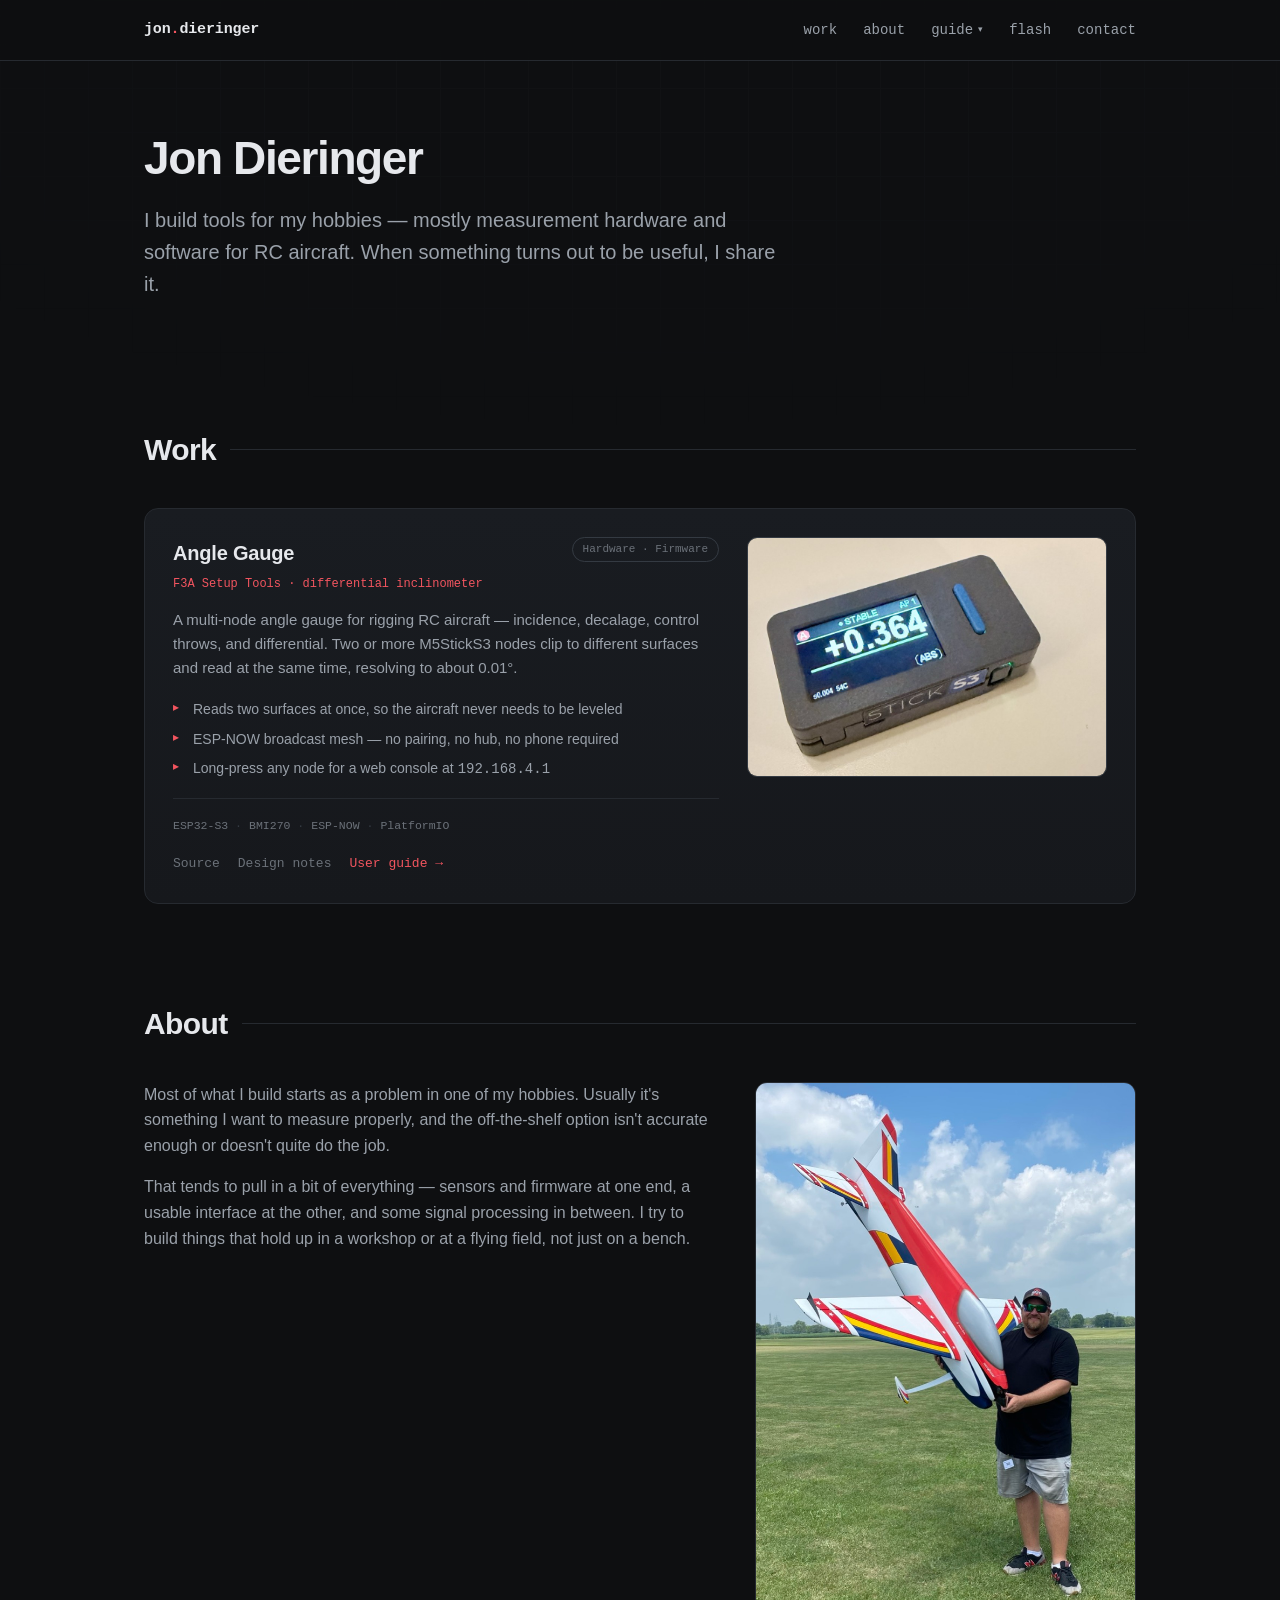
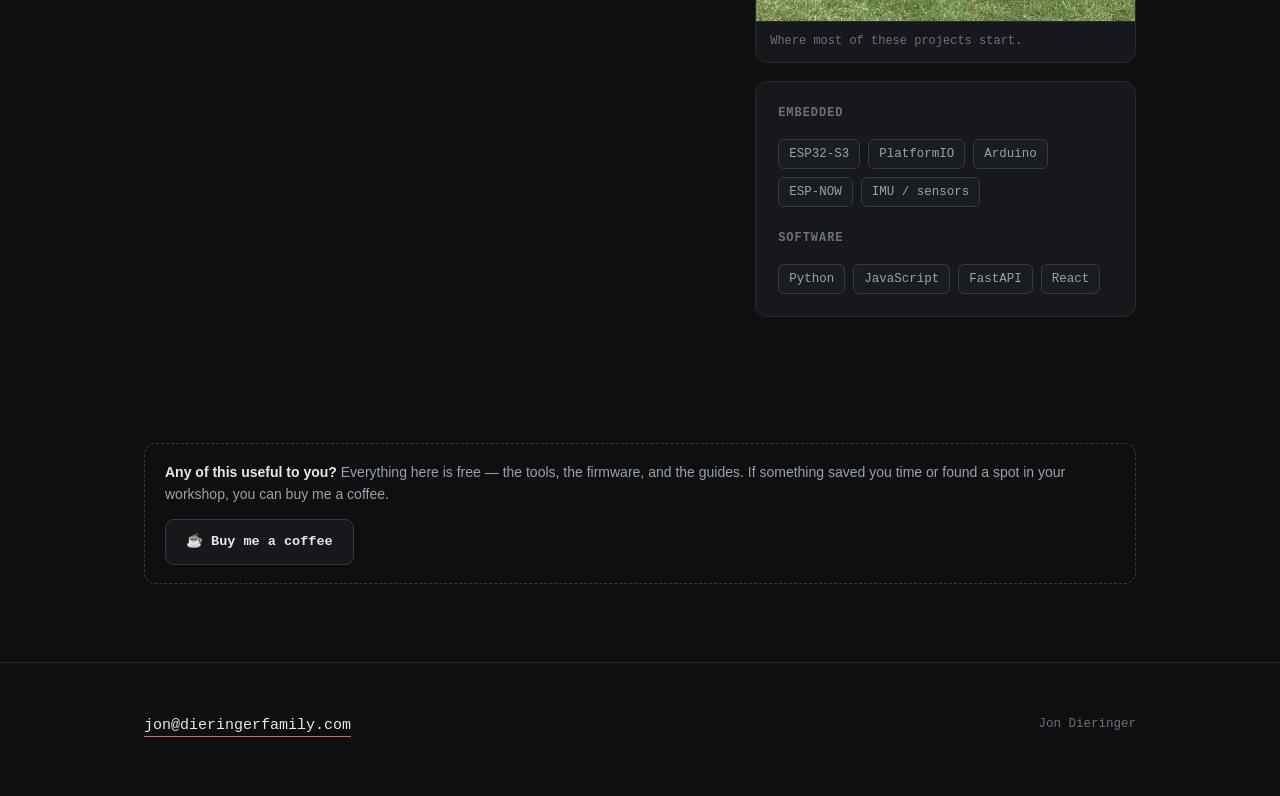
<file: index.html>
<!DOCTYPE html>
<html lang="en">
<head>
  <meta charset="UTF-8" />
  <meta name="viewport" content="width=device-width, initial-scale=1.0" />
  <title>Jon Dieringer</title>
  <meta name="description" content="Jon Dieringer — tools I build for my hobbies, mostly measurement hardware and software for RC aircraft." />
  <meta name="color-scheme" content="dark" />

  <meta property="og:title" content="Jon Dieringer" />
  <meta property="og:description" content="Tools I build for my hobbies, mostly measurement hardware and software for RC aircraft." />
  <meta property="og:type" content="website" />

  <link rel="icon" href="data:image/svg+xml,%3Csvg xmlns='http://www.w3.org/2000/svg' viewBox='0 0 100 100'%3E%3Ctext y='.9em' font-size='90'%3E%F0%9F%93%90%3C/text%3E%3C/svg%3E" />
  <link rel="stylesheet" href="assets/site.css?v=2" />
</head>
<body>

  <header class="nav">
    <div class="wrap">
      <a class="brand" href="index.html">jon<span class="dot">.</span>dieringer</a>
      <nav class="links">
        <a href="#work">work</a>
        <a href="#about">about</a>
        <div class="nav-dropdown">
          <button type="button" class="nav-drop-toggle" aria-haspopup="true">guide<span class="nav-drop-caret" aria-hidden="true">▾</span></button>
          <div class="nav-drop-menu" role="menu">
            <a href="projects/inclinometer-manual.html" role="menuitem">Angle Gauge</a>
            <div class="drop-soon">More projects soon</div>
          </div>
        </div>
        <a href="flash.html">flash</a>
        <a href="#contact">contact</a>
      </nav>
    </div>
  </header>

  <main>
    <section class="hero">
      <div class="wrap">
        <h1>Jon Dieringer</h1>
        <p class="lead">
          I build tools for my hobbies — mostly measurement hardware and software for
          RC aircraft. When something turns out to be useful, I share it.
        </p>
      </div>
    </section>

    <section id="work">
      <div class="wrap">
        <div class="sec-head reveal">
          <h2>Work</h2>
          <span class="rule"></span>
        </div>

        <div class="projects">
          <article class="card has-media reveal">
            <a class="stretch" href="projects/inclinometer-manual.html" aria-label="Open the Angle Gauge user guide"></a>
            <div class="card-body">
            <div class="card-top">
              <div class="card-title">
                <div>
                  <h3>Angle Gauge</h3>
                  <span class="kind">F3A Setup Tools · differential inclinometer</span>
                </div>
              </div>
              <span class="badge">Hardware · Firmware</span>
            </div>
            <p class="desc">
              A multi-node angle gauge for rigging RC aircraft — incidence, decalage, control
              throws, and differential. Two or more M5StickS3 nodes clip to different surfaces
              and read at the same time, resolving to about 0.01°.
            </p>
            <ul class="highlights">
              <li>Reads two surfaces at once, so the aircraft never needs to be leveled</li>
              <li>ESP-NOW broadcast mesh — no pairing, no hub, no phone required</li>
              <li>Long-press any node for a web console at <span class="mono">192.168.4.1</span></li>
            </ul>
            <div class="card-foot">
              <div class="tags">
                <span class="tag">ESP32-S3</span>
                <span class="tag">BMI270</span>
                <span class="tag">ESP-NOW</span>
                <span class="tag">PlatformIO</span>
              </div>
              <div class="card-ctas">
                <a class="card-link" href="https://github.com/jdieringer/f3a-angle-gauge">Source</a>
                <a class="card-link" href="projects/inclinometer.html">Design notes</a>
                <a class="card-cta" href="projects/inclinometer-manual.html">User guide →</a>
              </div>
            </div>
            </div>
            <div class="card-media">
              <img src="assets/angle-gauge-card.jpg" width="960" height="640" loading="lazy"
                   alt="An Angle Gauge node in a printed case, its screen reading plus 0.364 degrees, marked STABLE." />
            </div>
          </article>
        </div>
      </div>
    </section>

    <section id="about">
      <div class="wrap">
        <div class="sec-head reveal">
          <h2>About</h2>
          <span class="rule"></span>
        </div>
        <div class="about-grid reveal">
          <div>
            <p>
              Most of what I build starts as a problem in one of my hobbies. Usually it's
              something I want to measure properly, and the off-the-shelf option isn't accurate
              enough or doesn't quite do the job.
            </p>
            <p>
              That tends to pull in a bit of everything — sensors and firmware at one end, a
              usable interface at the other, and some signal processing in between. I try to
              build things that hold up in a workshop or at a flying field, not just on a bench.
            </p>
          </div>
          <aside class="about-side">
            <figure class="portrait">
              <img src="assets/portrait.jpg" width="703" height="1000" loading="lazy"
                   alt="Jon Dieringer at a flying field holding a large red and white F3A aerobatic aircraft." />
              <figcaption>Where most of these projects start.</figcaption>
            </figure>
            <div class="stack-panel">
            <h3>Embedded</h3>
            <div class="chips">
              <span class="chip">ESP32-S3</span>
              <span class="chip">PlatformIO</span>
              <span class="chip">Arduino</span>
              <span class="chip">ESP-NOW</span>
              <span class="chip">IMU / sensors</span>
            </div>
            <h3>Software</h3>
            <div class="chips">
              <span class="chip">Python</span>
              <span class="chip">JavaScript</span>
              <span class="chip">FastAPI</span>
              <span class="chip">React</span>
            </div>
            </div>
          </aside>
        </div>
      </div>
    </section>

    <section id="support">
      <div class="wrap">
        <div class="coffee reveal">
          <div class="coffee-copy">
            <strong>Any of this useful to you?</strong> Everything here is free — the tools, the
            firmware, and the guides. If something saved you time or found a spot in your workshop,
            you can buy me a coffee.
          </div>
          <a class="coffee-btn" href="https://www.paypal.me/jondieringer" target="_blank" rel="noopener">☕ Buy me a coffee</a>
        </div>
      </div>
    </section>
  </main>

  <footer id="contact">
    <div class="wrap">
      <div class="contact">
        <a href="mailto:jon@dieringerfamily.com">jon@dieringerfamily.com</a>
      </div>
      <div class="meta">
        Jon Dieringer
      </div>
    </div>
  </footer>

  <script src="assets/site.js?v=2"></script>
</body>
</html>
</file>
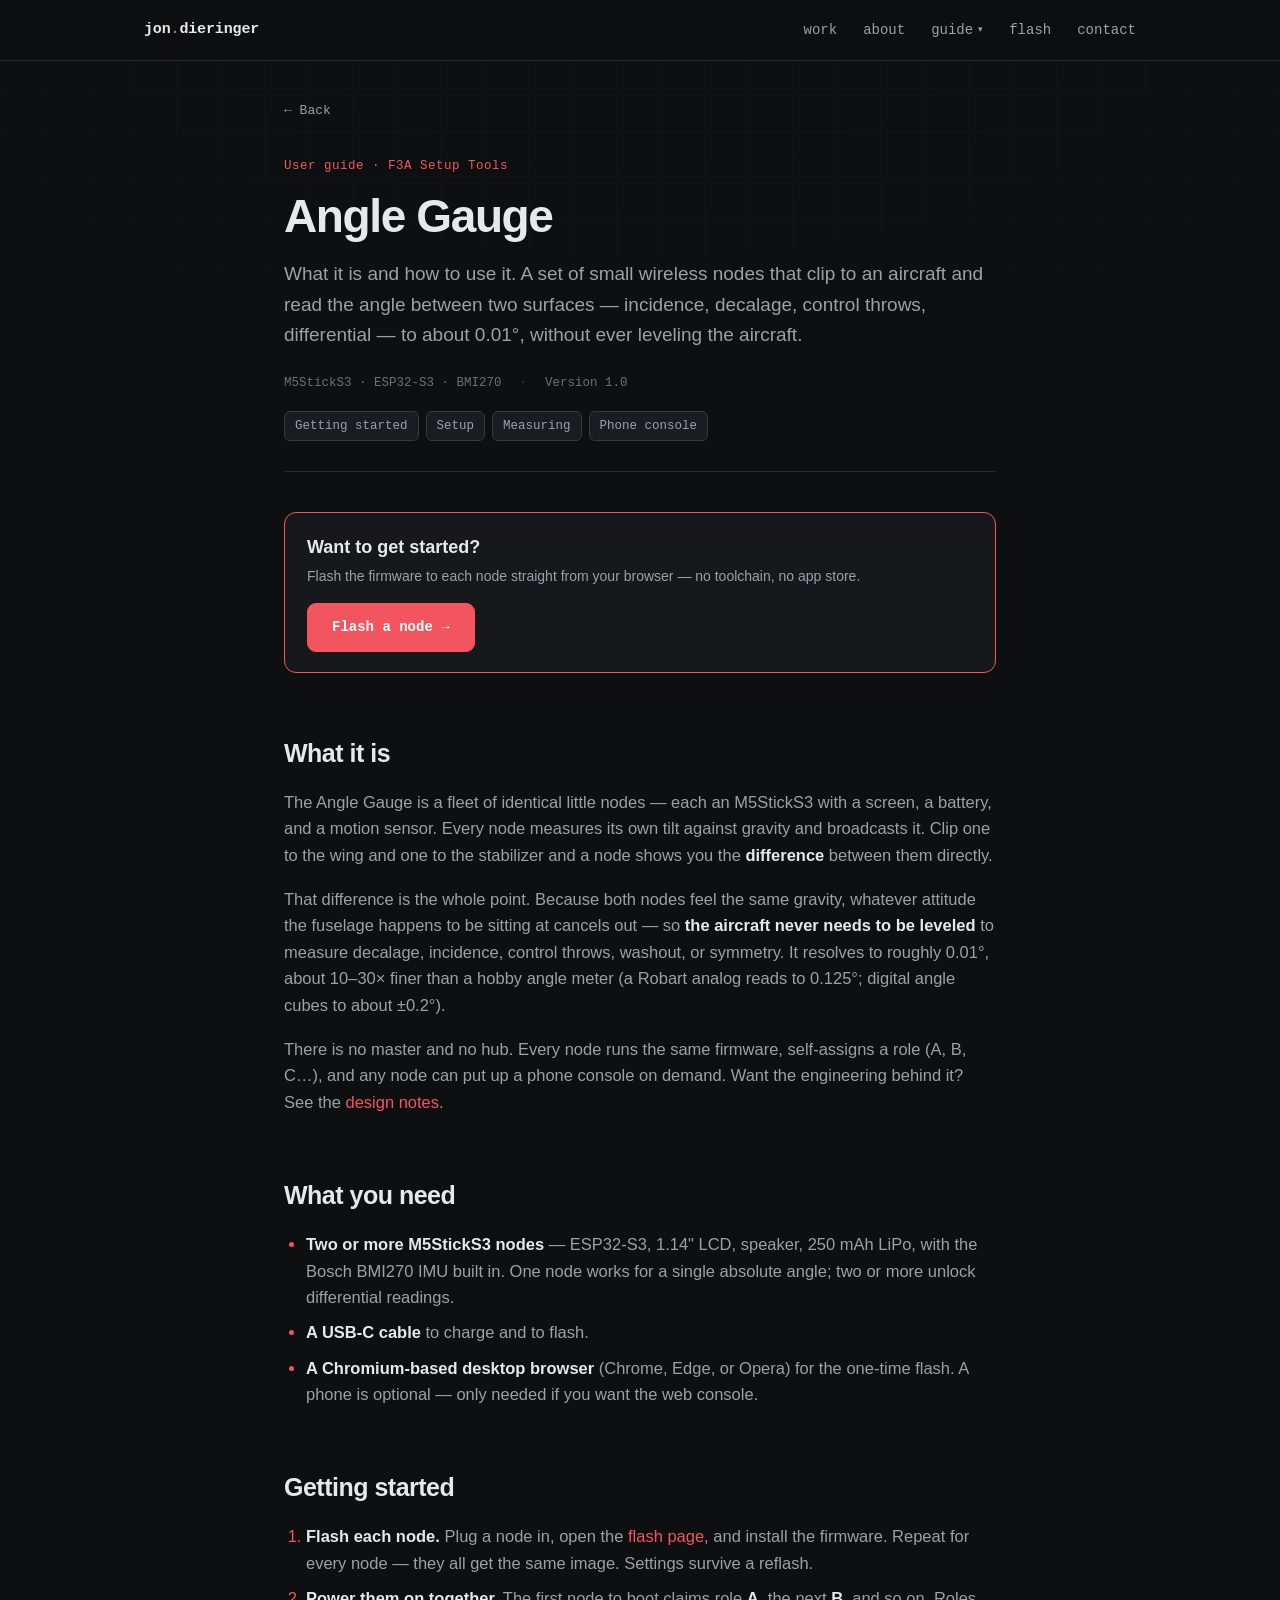
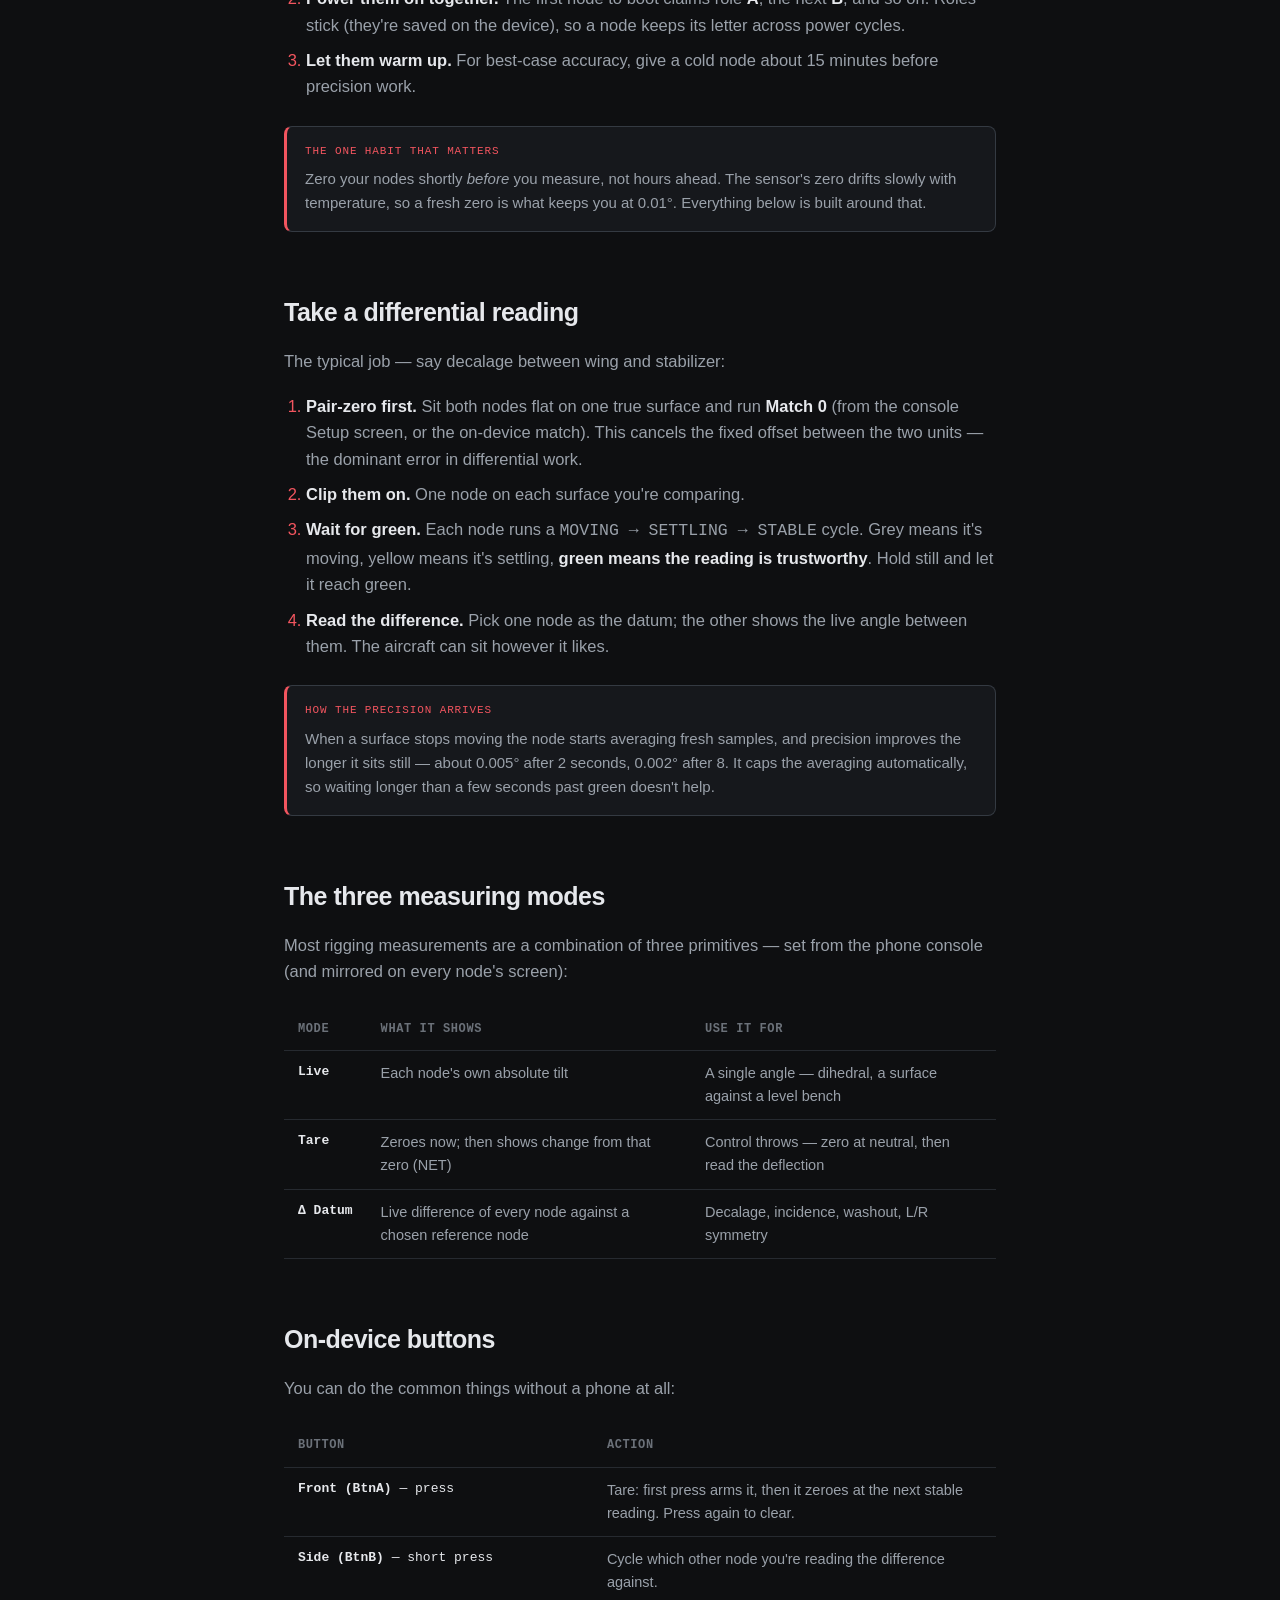
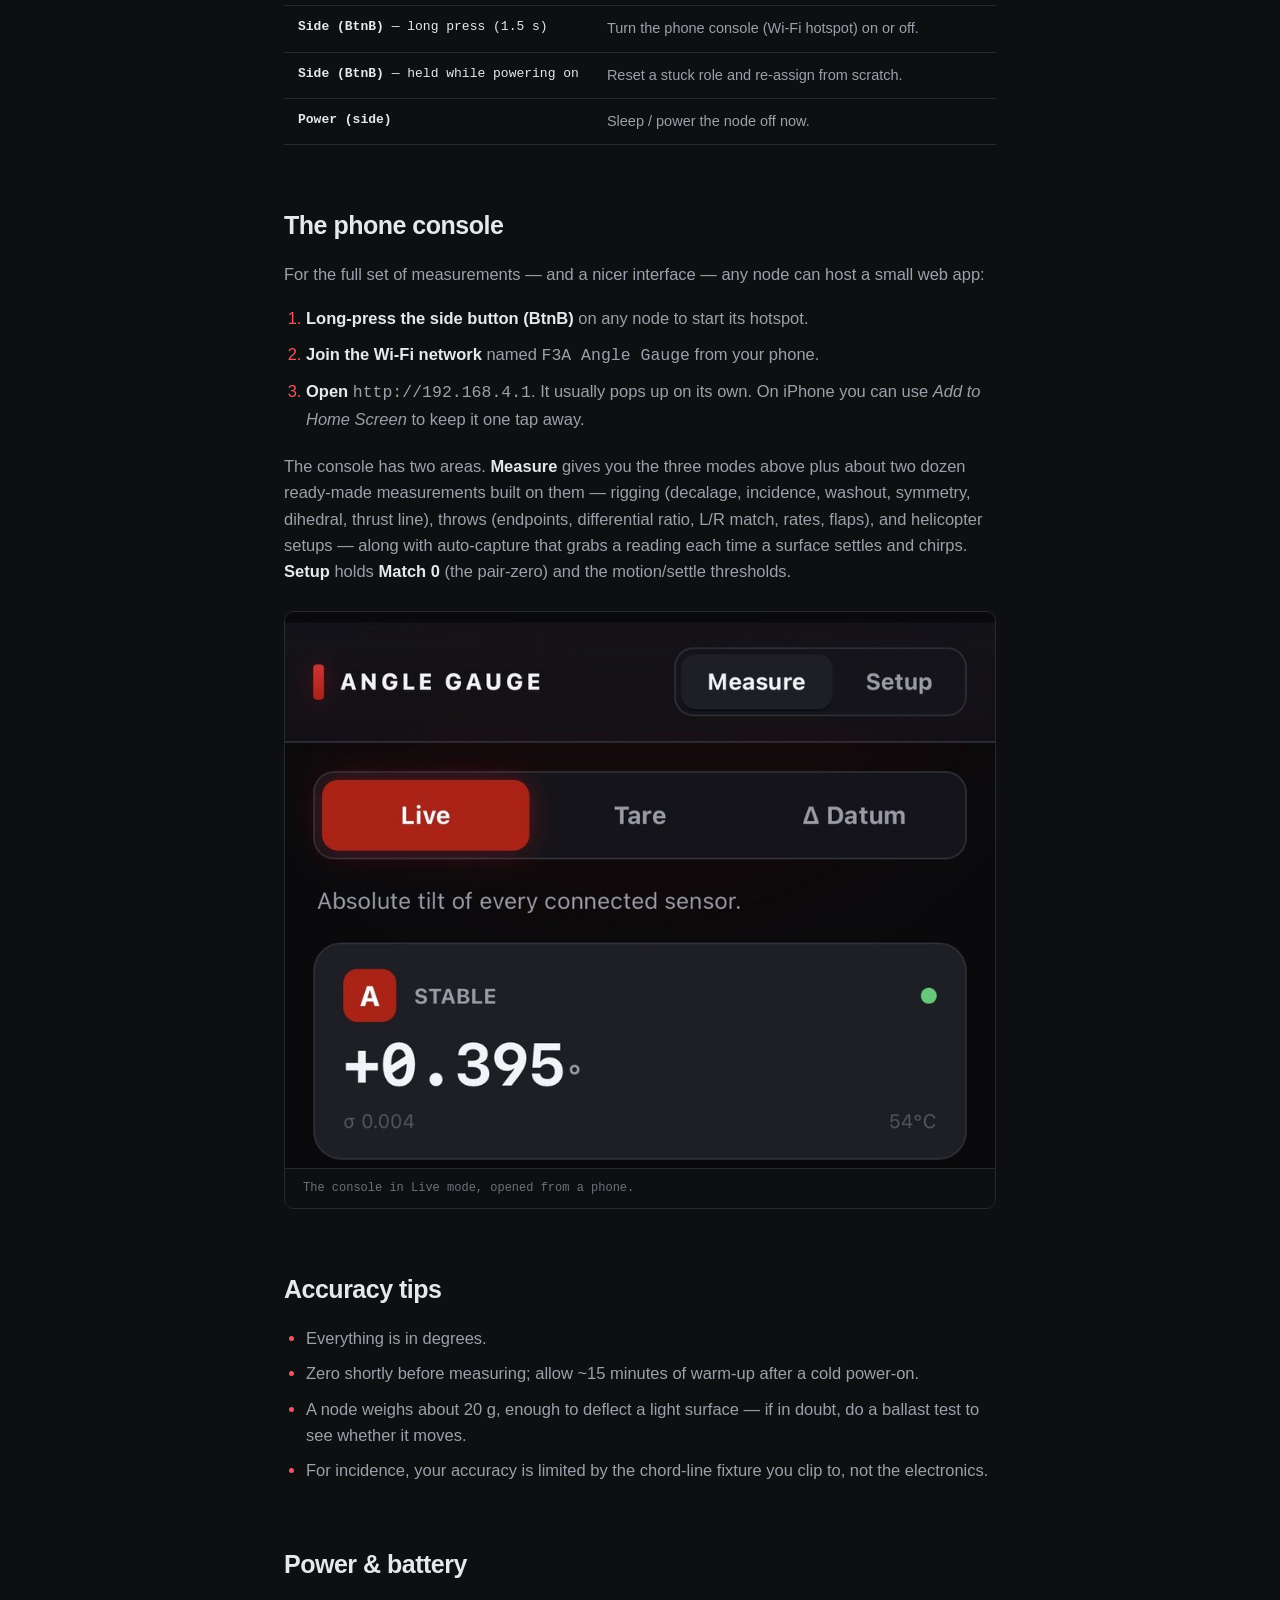
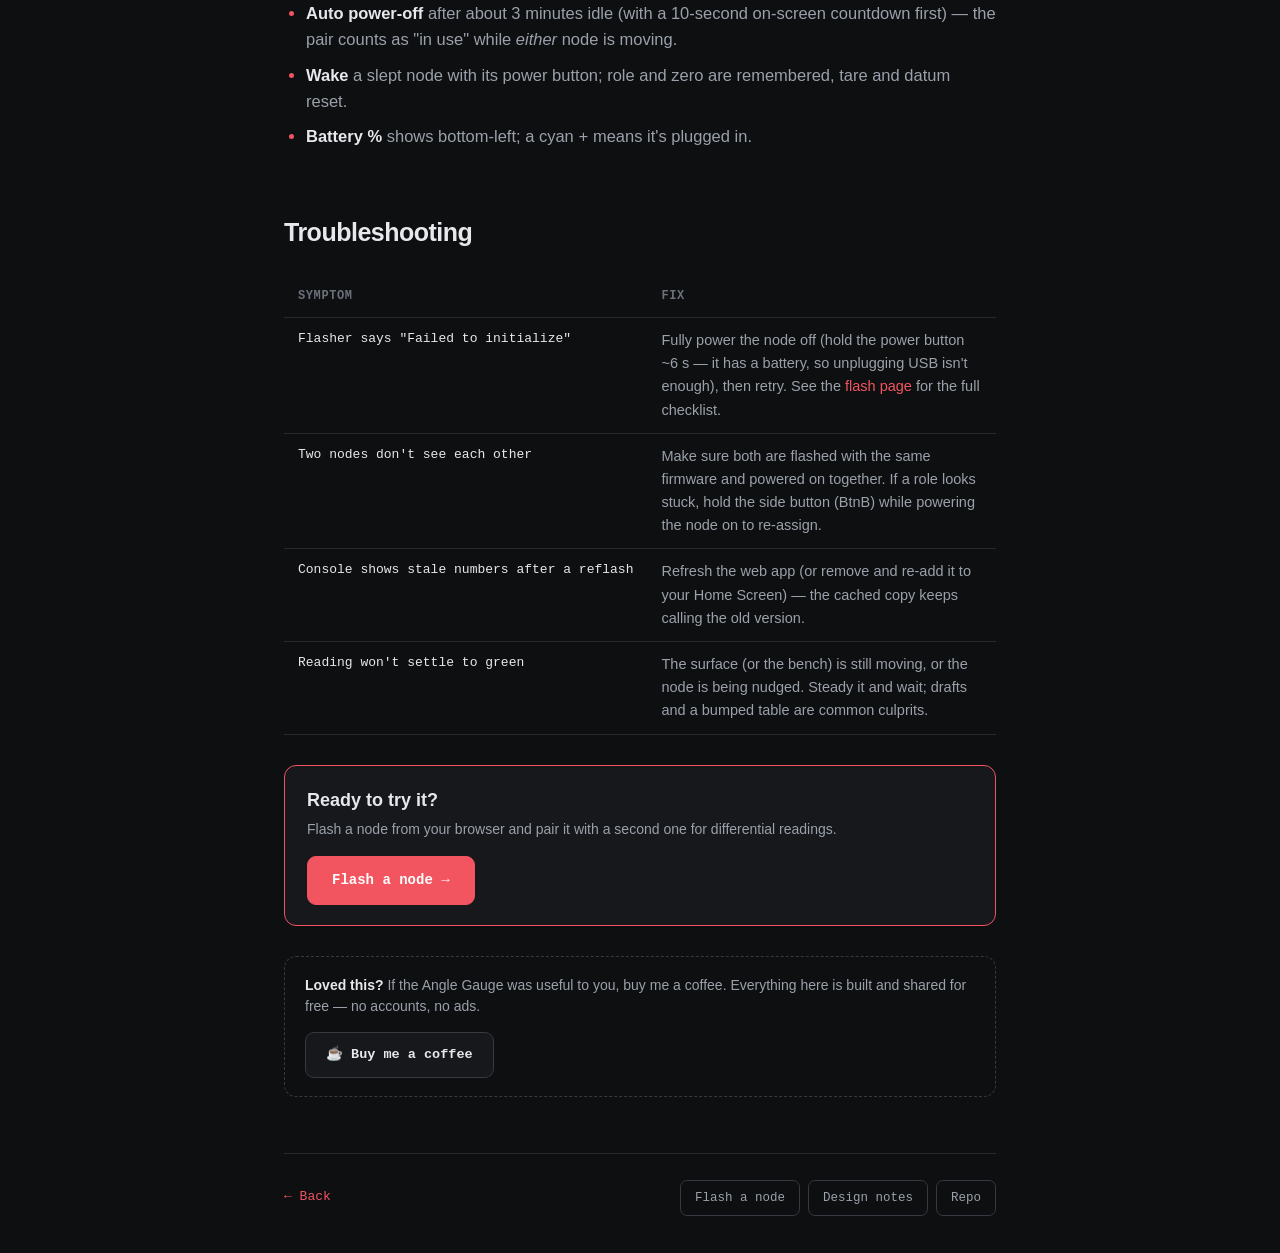
<file: projects/inclinometer-manual.html>
<!DOCTYPE html>
<html lang="en">
<head>
  <meta charset="UTF-8" />
  <meta name="viewport" content="width=device-width, initial-scale=1.0" />
  <title>Angle Gauge — User Guide · Jon Dieringer</title>
  <meta name="description" content="User guide for the F3A Setup Tools Angle Gauge: what it is, how to set up a pair of M5StickS3 nodes, take differential readings, and use the phone console." />
  <meta name="color-scheme" content="dark" />
  <link rel="icon" href="data:image/svg+xml,%3Csvg xmlns='http://www.w3.org/2000/svg' viewBox='0 0 100 100'%3E%3Ctext y='.9em' font-size='90'%3E%F0%9F%93%90%3C/text%3E%3C/svg%3E" />
  <link rel="stylesheet" href="../assets/site.css?v=2" />
</head>
<body>

  <header class="nav">
    <div class="wrap">
      <a class="brand" href="../index.html">jon<span class="dot">.</span>dieringer</a>
      <nav class="links">
        <a href="../index.html#work">work</a>
        <a href="../index.html#about">about</a>
        <div class="nav-dropdown">
          <button type="button" class="nav-drop-toggle" aria-haspopup="true">guide<span class="nav-drop-caret" aria-hidden="true">▾</span></button>
          <div class="nav-drop-menu" role="menu">
            <a href="inclinometer-manual.html" role="menuitem">Angle Gauge</a>
            <div class="drop-soon">More projects soon</div>
          </div>
        </div>
        <a href="../flash.html">flash</a>
        <a href="../index.html#contact">contact</a>
      </nav>
    </div>
  </header>

  <main class="post">
    <div class="wrap post-wrap">
      <a class="back-link" href="../index.html#work">← Back</a>

      <header class="post-header">
        <div class="post-kicker">User guide · F3A Setup Tools</div>
        <h1>Angle Gauge</h1>
        <p class="post-summary">
          What it is and how to use it. A set of small wireless nodes that clip to an aircraft and
          read the angle between two surfaces — incidence, decalage, control throws, differential —
          to about 0.01°, without ever leveling the aircraft.
        </p>
        <div class="post-meta">
          <span>M5StickS3 · ESP32-S3 · BMI270</span>
          <span class="dot-sep">·</span>
          <span>Version 1.0</span>
        </div>
        <div class="post-tags">
          <span class="chip">Getting started</span>
          <span class="chip">Setup</span>
          <span class="chip">Measuring</span>
          <span class="chip">Phone console</span>
        </div>
      </header>

      <article class="post-body">

        <div class="cta-panel">
          <div class="cta-copy">
            <h3>Want to get started?</h3>
            <p>Flash the firmware to each node straight from your browser — no toolchain, no app store.</p>
          </div>
          <a class="cta-btn" href="../flash.html">Flash a node →</a>
        </div>

        <h2>What it is</h2>
        <p>
          The Angle Gauge is a fleet of identical little nodes — each an M5StickS3 with a screen, a
          battery, and a motion sensor. Every node measures its own tilt against gravity and
          broadcasts it. Clip one to the wing and one to the stabilizer and a node shows you the
          <strong>difference</strong> between them directly.
        </p>
        <p>
          That difference is the whole point. Because both nodes feel the same gravity, whatever
          attitude the fuselage happens to be sitting at cancels out — so <strong>the aircraft never
          needs to be leveled</strong> to measure decalage, incidence, control throws, washout, or
          symmetry. It resolves to roughly 0.01°, about 10–30× finer than a hobby angle meter (a
          Robart analog reads to 0.125°; digital angle cubes to about ±0.2°).
        </p>
        <p>
          There is no master and no hub. Every node runs the same firmware, self-assigns a role
          (A, B, C…), and any node can put up a phone console on demand. Want the engineering behind
          it? See the <a href="inclinometer.html">design notes</a>.
        </p>

        <h2>What you need</h2>
        <ul>
          <li><strong>Two or more M5StickS3 nodes</strong> — ESP32-S3, 1.14" LCD, speaker, 250 mAh
            LiPo, with the Bosch BMI270 IMU built in. One node works for a single absolute angle; two
            or more unlock differential readings.</li>
          <li><strong>A USB-C cable</strong> to charge and to flash.</li>
          <li><strong>A Chromium-based desktop browser</strong> (Chrome, Edge, or Opera) for the
            one-time flash. A phone is optional — only needed if you want the web console.</li>
        </ul>

        <h2>Getting started</h2>
        <ol>
          <li><strong>Flash each node.</strong> Plug a node in, open the
            <a href="../flash.html">flash page</a>, and install the firmware. Repeat for every node —
            they all get the same image. Settings survive a reflash.</li>
          <li><strong>Power them on together.</strong> The first node to boot claims role
            <strong>A</strong>, the next <strong>B</strong>, and so on. Roles stick (they're saved on
            the device), so a node keeps its letter across power cycles.</li>
          <li><strong>Let them warm up.</strong> For best-case accuracy, give a cold node about 15
            minutes before precision work.</li>
        </ol>

        <div class="note">
          <span class="note-label">The one habit that matters</span>
          Zero your nodes shortly <em>before</em> you measure, not hours ahead. The sensor's zero
          drifts slowly with temperature, so a fresh zero is what keeps you at 0.01°. Everything
          below is built around that.
        </div>

        <h2>Take a differential reading</h2>
        <p>
          The typical job — say decalage between wing and stabilizer:
        </p>
        <ol>
          <li><strong>Pair-zero first.</strong> Sit both nodes flat on one true surface and run
            <strong>Match 0</strong> (from the console Setup screen, or the on-device match). This
            cancels the fixed offset between the two units — the dominant error in differential work.</li>
          <li><strong>Clip them on.</strong> One node on each surface you're comparing.</li>
          <li><strong>Wait for green.</strong> Each node runs a
            <span class="mono">MOVING → SETTLING → STABLE</span> cycle. Grey means it's moving, yellow
            means it's settling, <strong>green means the reading is trustworthy</strong>. Hold still
            and let it reach green.</li>
          <li><strong>Read the difference.</strong> Pick one node as the datum; the other shows the
            live angle between them. The aircraft can sit however it likes.</li>
        </ol>

        <div class="note">
          <span class="note-label">How the precision arrives</span>
          When a surface stops moving the node starts averaging fresh samples, and precision improves
          the longer it sits still — about 0.005° after 2 seconds, 0.002° after 8. It caps the
          averaging automatically, so waiting longer than a few seconds past green doesn't help.
        </div>

        <h2>The three measuring modes</h2>
        <p>
          Most rigging measurements are a combination of three primitives — set from the phone
          console (and mirrored on every node's screen):
        </p>
        <div class="tbl-scroll">
          <table class="spec">
            <thead><tr><th>Mode</th><th>What it shows</th><th>Use it for</th></tr></thead>
            <tbody>
              <tr><td><strong>Live</strong></td><td>Each node's own absolute tilt</td><td>A single angle — dihedral, a surface against a level bench</td></tr>
              <tr><td><strong>Tare</strong></td><td>Zeroes now; then shows change from that zero (NET)</td><td>Control throws — zero at neutral, then read the deflection</td></tr>
              <tr><td><strong>Δ Datum</strong></td><td>Live difference of every node against a chosen reference node</td><td>Decalage, incidence, washout, L/R symmetry</td></tr>
            </tbody>
          </table>
        </div>

        <h2>On-device buttons</h2>
        <p>
          You can do the common things without a phone at all:
        </p>
        <div class="tbl-scroll">
          <table class="spec">
            <thead><tr><th>Button</th><th>Action</th></tr></thead>
            <tbody>
              <tr><td><strong>Front (BtnA)</strong> — press</td><td>Tare: first press arms it, then it zeroes at the next stable reading. Press again to clear.</td></tr>
              <tr><td><strong>Side (BtnB)</strong> — short press</td><td>Cycle which other node you're reading the difference against.</td></tr>
              <tr><td><strong>Side (BtnB)</strong> — long press (1.5 s)</td><td>Turn the phone console (Wi-Fi hotspot) on or off.</td></tr>
              <tr><td><strong>Side (BtnB)</strong> — held while powering on</td><td>Reset a stuck role and re-assign from scratch.</td></tr>
              <tr><td><strong>Power (side)</strong></td><td>Sleep / power the node off now.</td></tr>
            </tbody>
          </table>
        </div>

        <h2>The phone console</h2>
        <p>
          For the full set of measurements — and a nicer interface — any node can host a small web app:
        </p>
        <ol>
          <li><strong>Long-press the side button (BtnB)</strong> on any node to start its hotspot.</li>
          <li><strong>Join the Wi-Fi network</strong> named <span class="mono">F3A Angle Gauge</span>
            from your phone.</li>
          <li><strong>Open</strong> <span class="mono">http://192.168.4.1</span>. It usually pops up on
            its own. On iPhone you can use <em>Add to Home Screen</em> to keep it one tap away.</li>
        </ol>
        <p>
          The console has two areas. <strong>Measure</strong> gives you the three modes above plus
          about two dozen ready-made measurements built on them — rigging (decalage, incidence,
          washout, symmetry, dihedral, thrust line), throws (endpoints, differential ratio, L/R match,
          rates, flaps), and helicopter setups — along with auto-capture that grabs a reading each
          time a surface settles and chirps. <strong>Setup</strong> holds <strong>Match 0</strong>
          (the pair-zero) and the motion/settle thresholds.
        </p>
        <div class="figure shot">
          <img src="../assets/angle-gauge-console.jpg" width="880" height="689"
               alt="The Angle Gauge web console showing Live mode with sensor A stable at plus 0.395 degrees." />
          <figcaption>The console in Live mode, opened from a phone.</figcaption>
        </div>

        <h2>Accuracy tips</h2>
        <ul>
          <li>Everything is in degrees.</li>
          <li>Zero shortly before measuring; allow ~15 minutes of warm-up after a cold power-on.</li>
          <li>A node weighs about 20 g, enough to deflect a light surface — if in doubt, do a ballast
            test to see whether it moves.</li>
          <li>For incidence, your accuracy is limited by the chord-line fixture you clip to, not the
            electronics.</li>
        </ul>

        <h2>Power &amp; battery</h2>
        <ul>
          <li><strong>Auto power-off</strong> after about 3 minutes idle (with a 10-second on-screen
            countdown first) — the pair counts as "in use" while <em>either</em> node is moving.</li>
          <li><strong>Wake</strong> a slept node with its power button; role and zero are remembered,
            tare and datum reset.</li>
          <li><strong>Battery %</strong> shows bottom-left; a cyan <span class="mono">+</span> means
            it's plugged in.</li>
        </ul>

        <h2>Troubleshooting</h2>
        <div class="tbl-scroll">
          <table class="spec">
            <thead><tr><th>Symptom</th><th>Fix</th></tr></thead>
            <tbody>
              <tr><td>Flasher says "Failed to initialize"</td><td>Fully power the node off (hold the power button ~6 s — it has a battery, so unplugging USB isn't enough), then retry. See the <a href="../flash.html">flash page</a> for the full checklist.</td></tr>
              <tr><td>Two nodes don't see each other</td><td>Make sure both are flashed with the same firmware and powered on together. If a role looks stuck, hold the side button (BtnB) while powering the node on to re-assign.</td></tr>
              <tr><td>Console shows stale numbers after a reflash</td><td>Refresh the web app (or remove and re-add it to your Home Screen) — the cached copy keeps calling the old version.</td></tr>
              <tr><td>Reading won't settle to green</td><td>The surface (or the bench) is still moving, or the node is being nudged. Steady it and wait; drafts and a bumped table are common culprits.</td></tr>
            </tbody>
          </table>
        </div>

        <div class="cta-panel">
          <div class="cta-copy">
            <h3>Ready to try it?</h3>
            <p>Flash a node from your browser and pair it with a second one for differential readings.</p>
          </div>
          <a class="cta-btn" href="../flash.html">Flash a node →</a>
        </div>

        <div class="coffee">
          <div class="coffee-copy">
            <strong>Loved this?</strong> If the Angle Gauge was useful to you, buy me a coffee.
            Everything here is built and shared for free — no accounts, no ads.
          </div>
          <a class="coffee-btn" href="https://www.paypal.me/jondieringer" target="_blank" rel="noopener">☕ Buy me a coffee</a>
        </div>

        <div class="post-foot">
          <a class="back-link" href="../index.html#work" style="margin:0">← Back</a>
          <div class="links">
            <a class="link-btn" href="../flash.html">Flash a node</a>
            <a class="link-btn" href="inclinometer.html">Design notes</a>
            <a class="link-btn" href="https://github.com/jdieringer/f3a-angle-gauge">Repo</a>
          </div>
        </div>
      </article>
    </div>
  </main>

  <script src="../assets/site.js?v=2"></script>
</body>
</html>
</file>
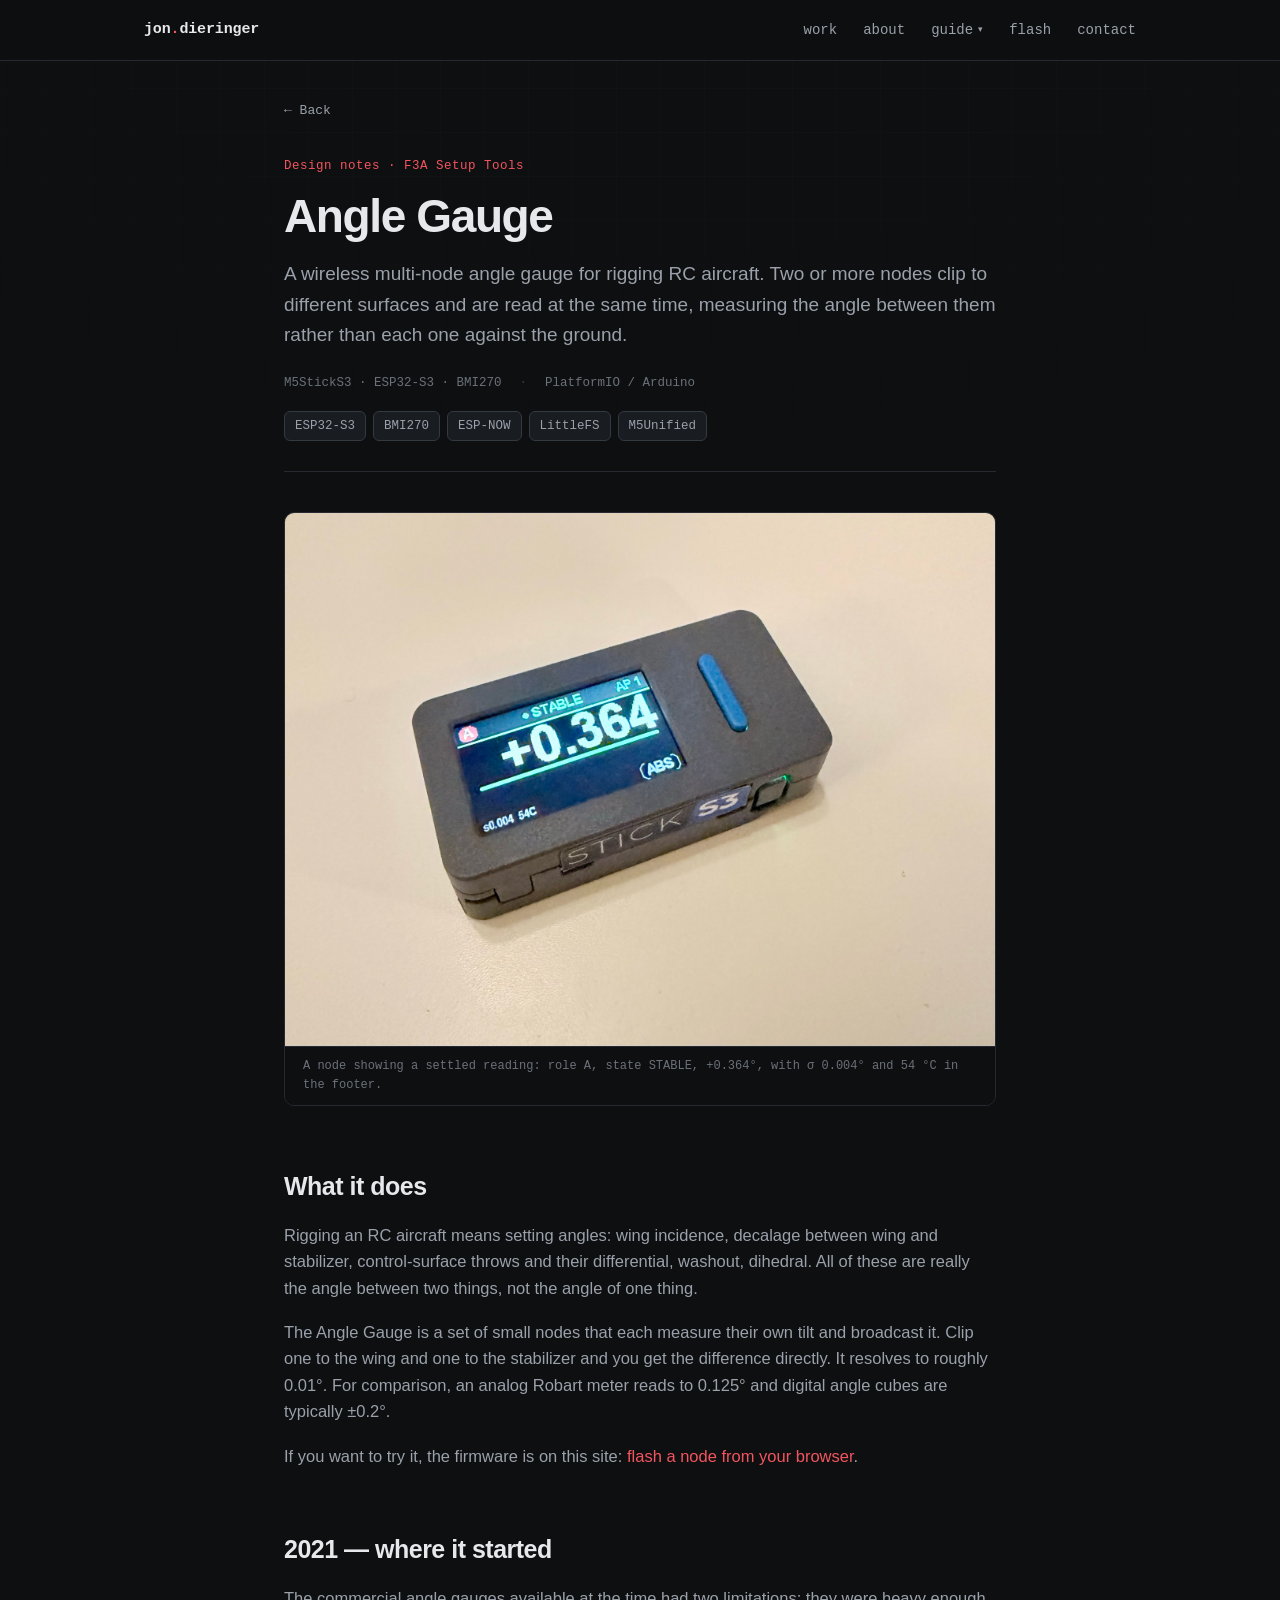
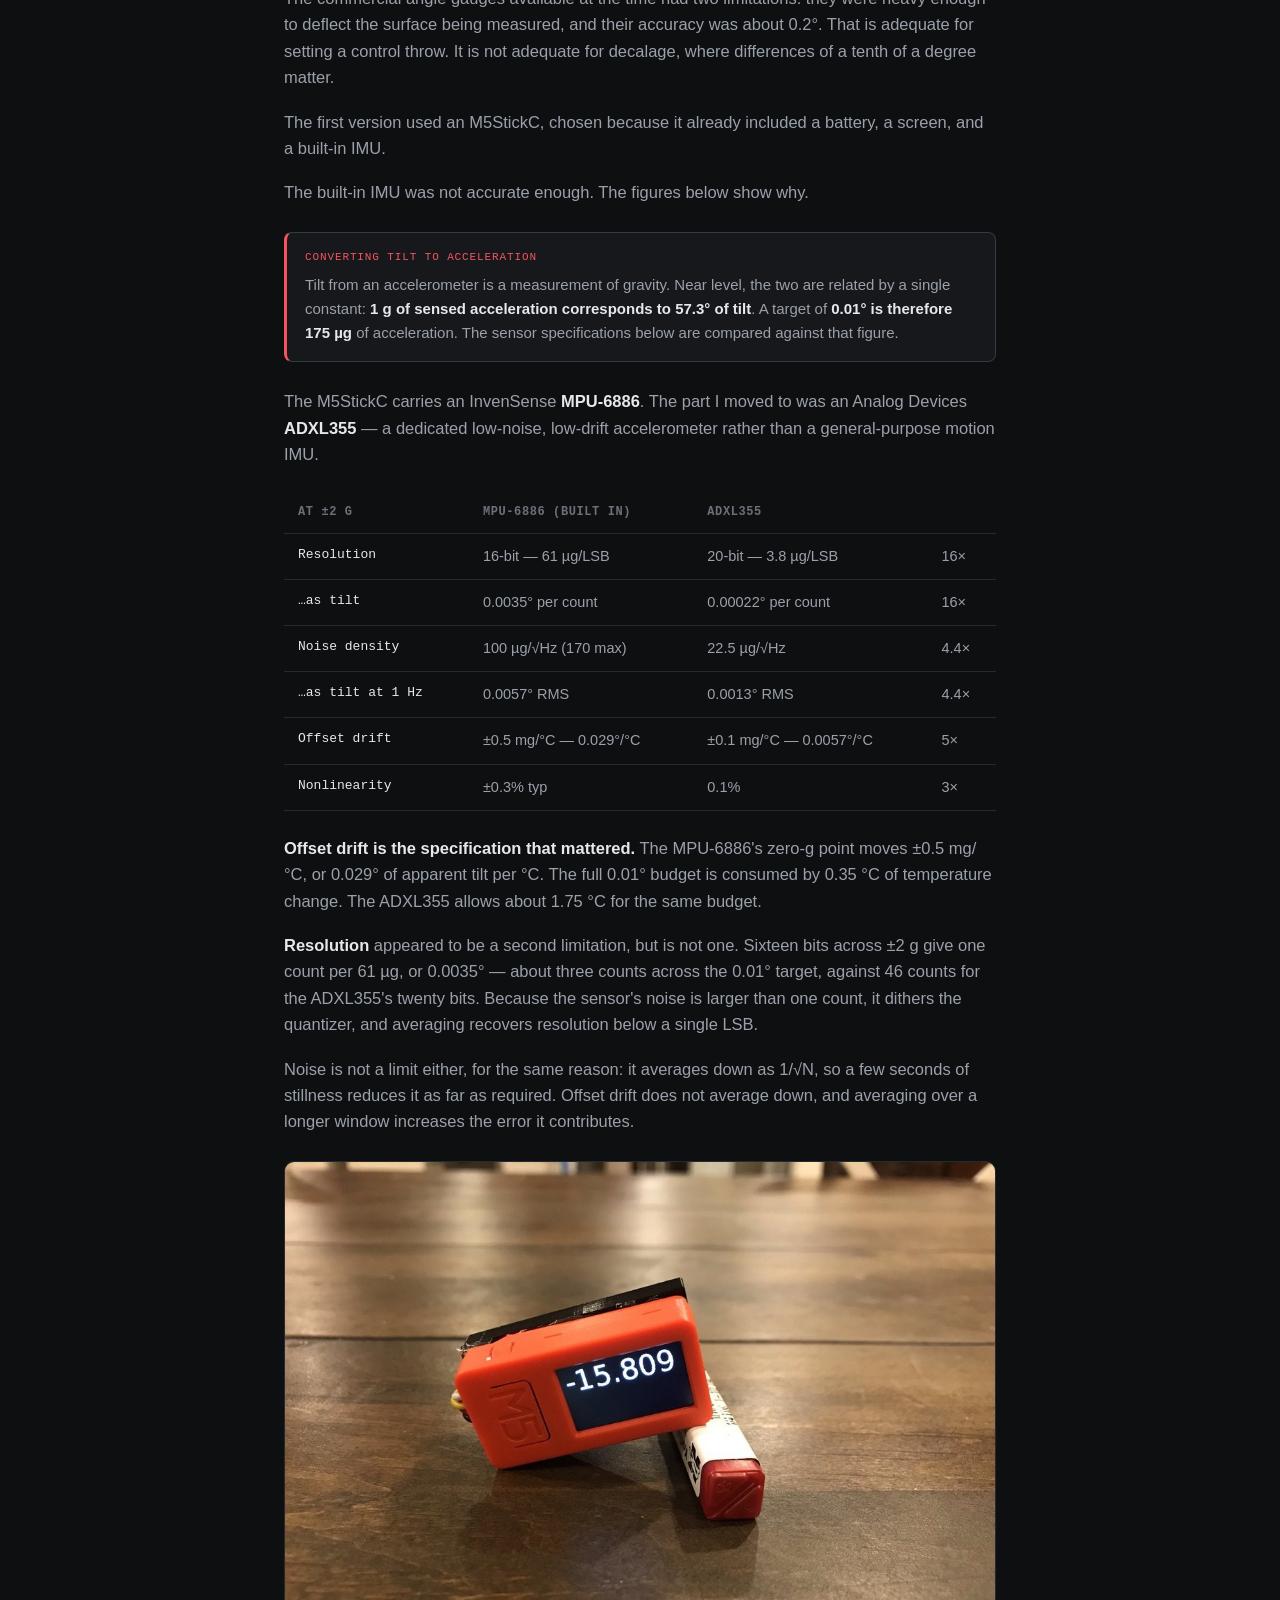
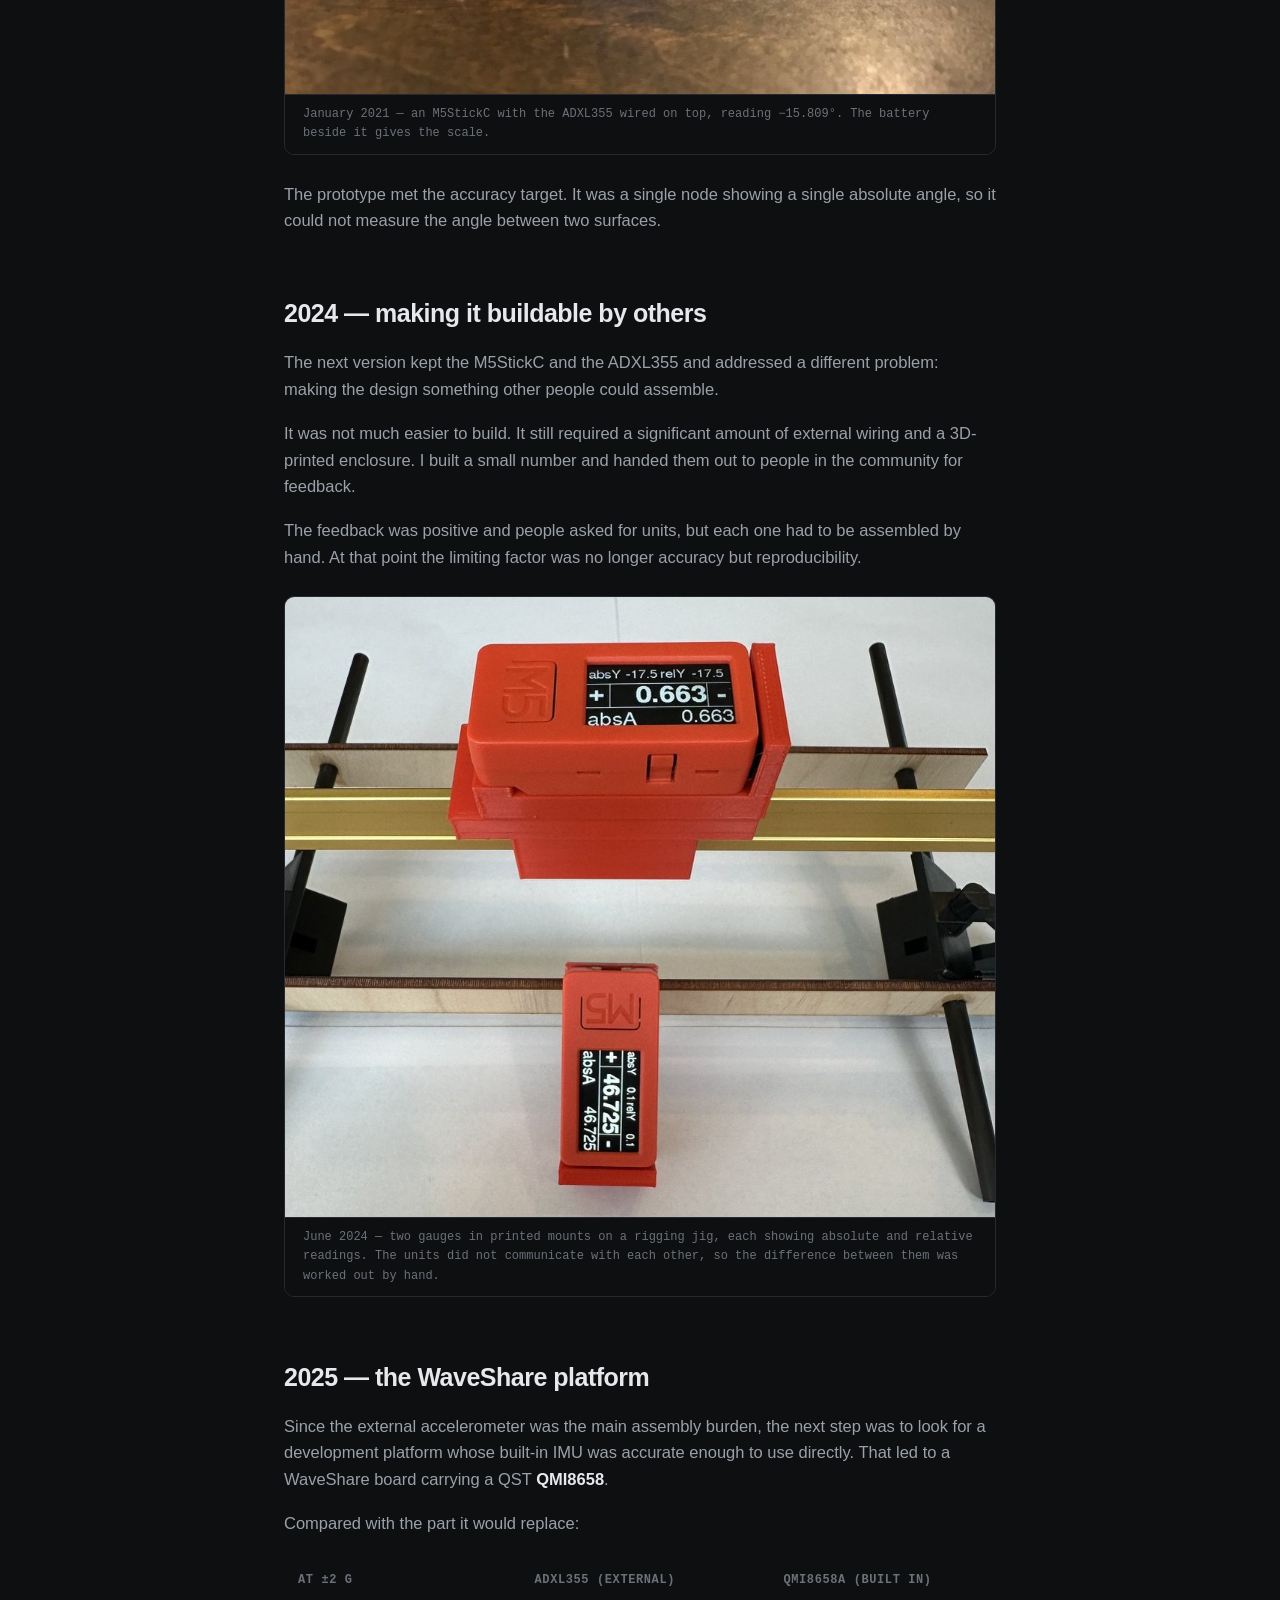
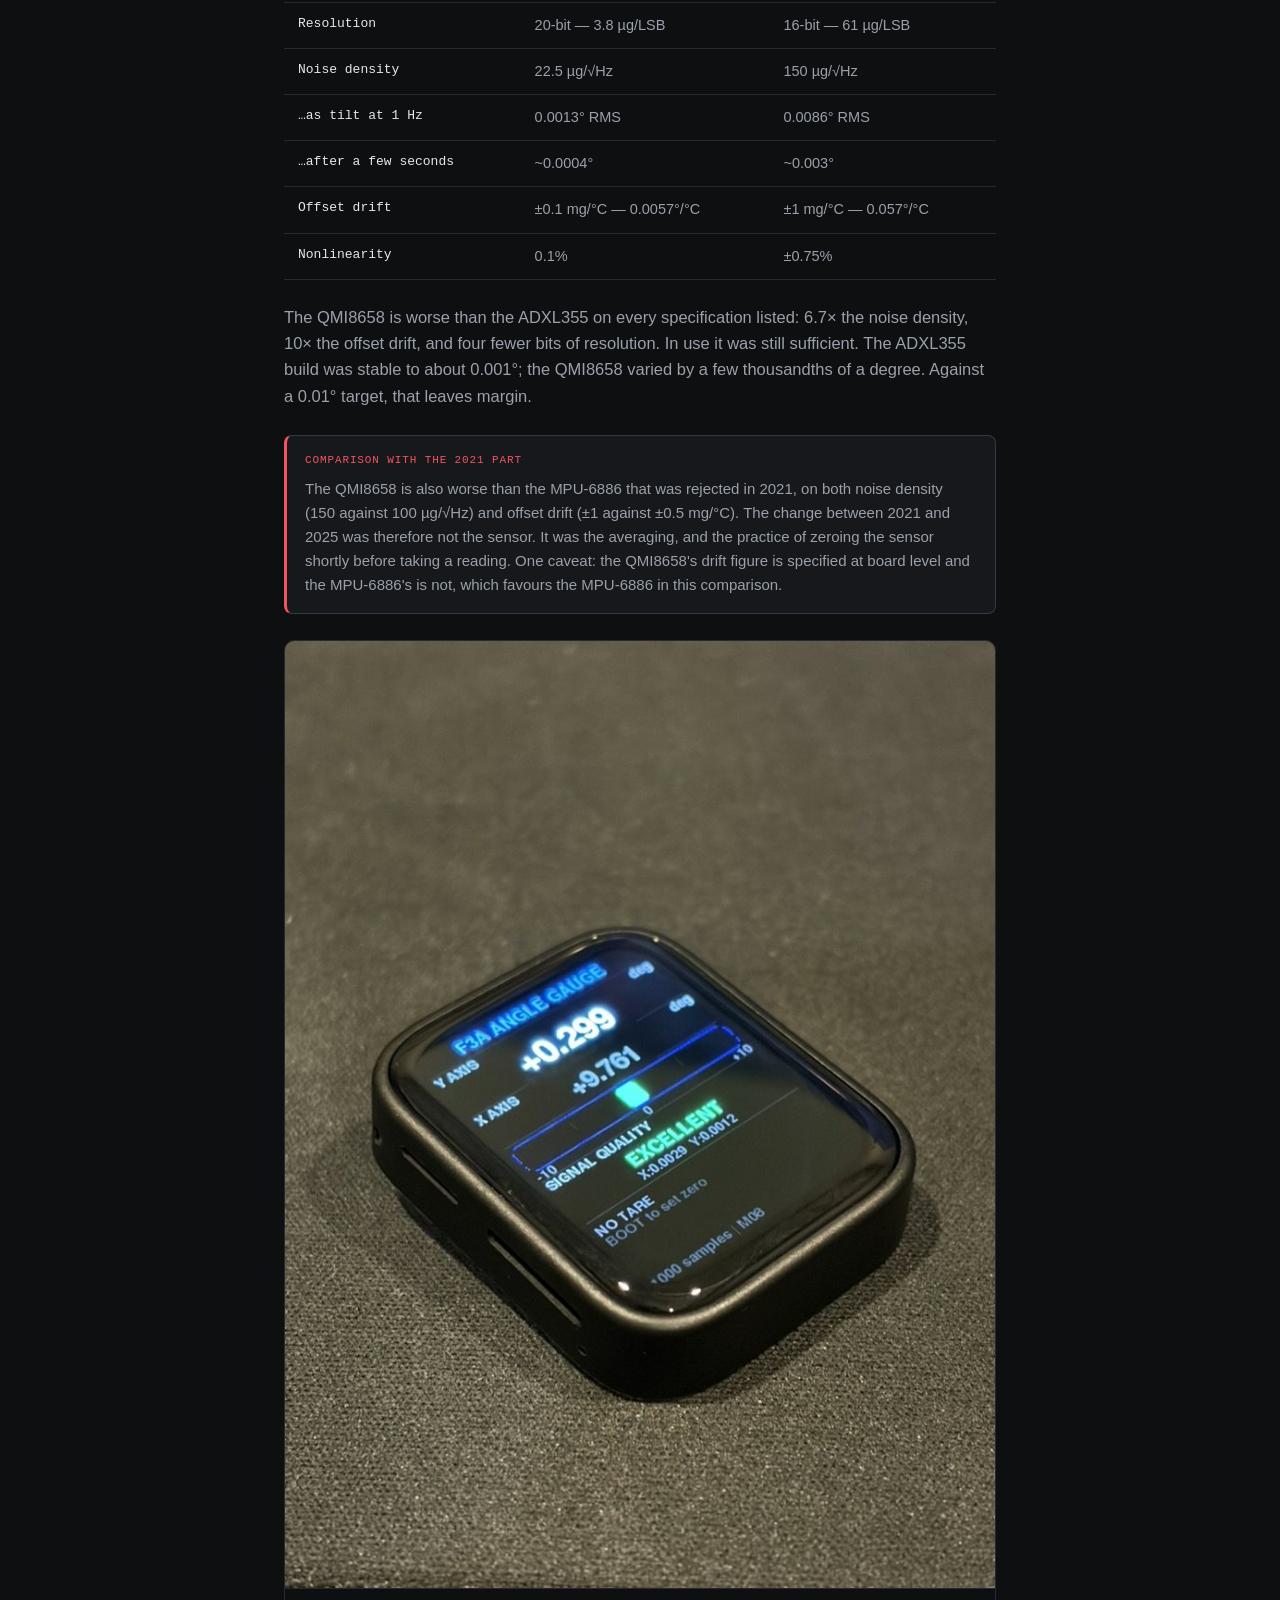
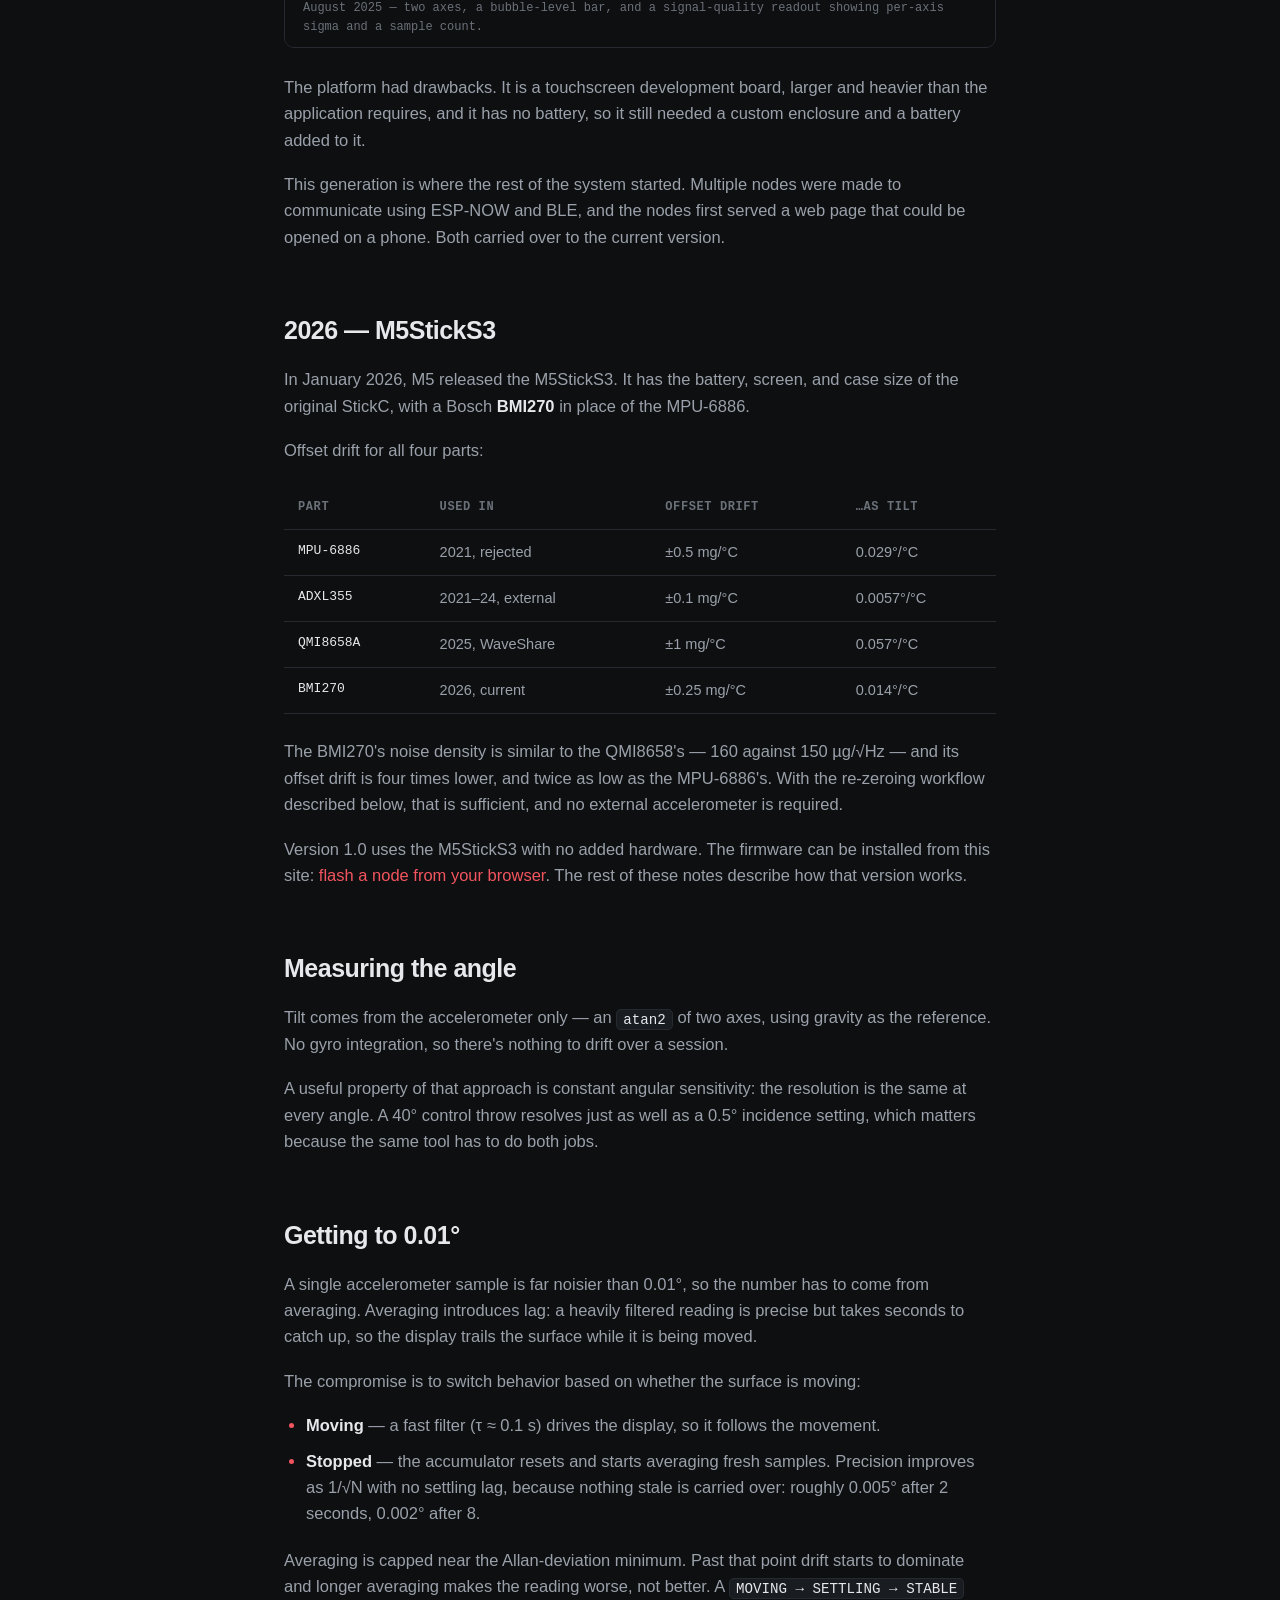
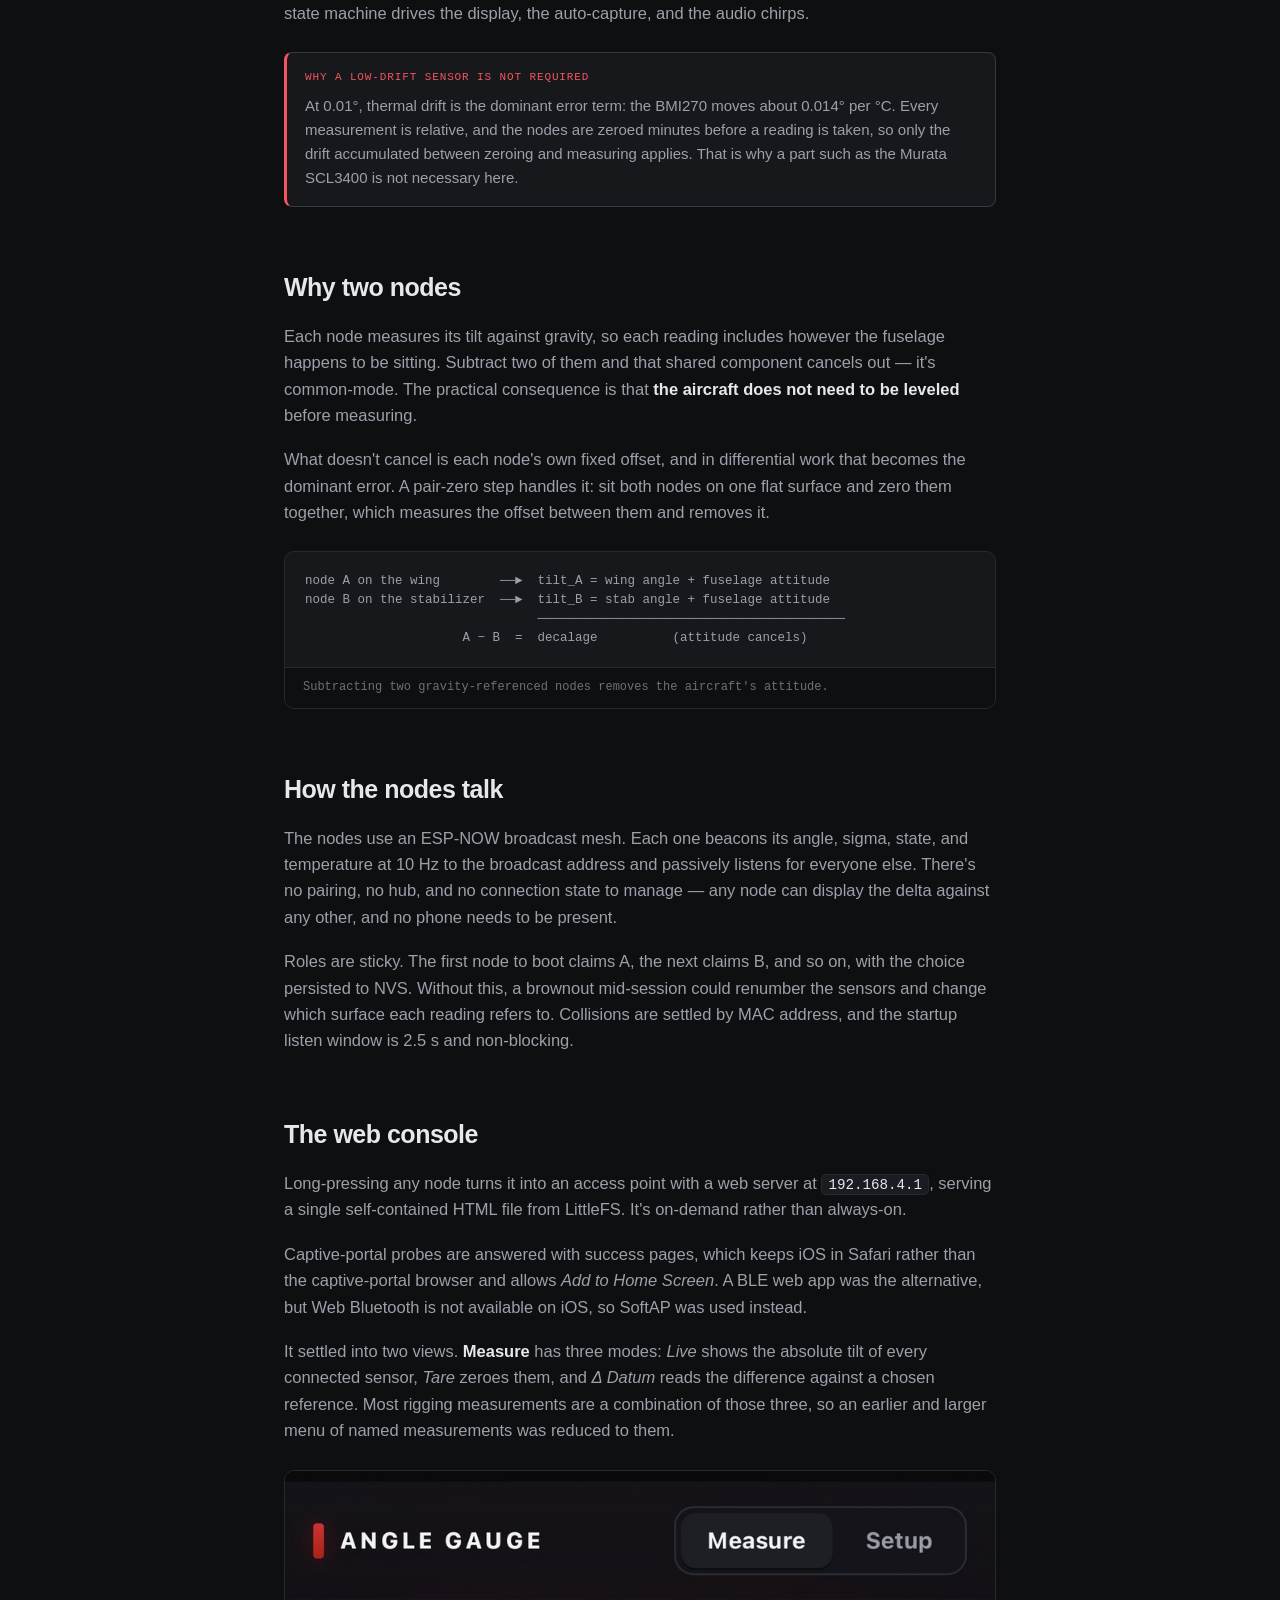
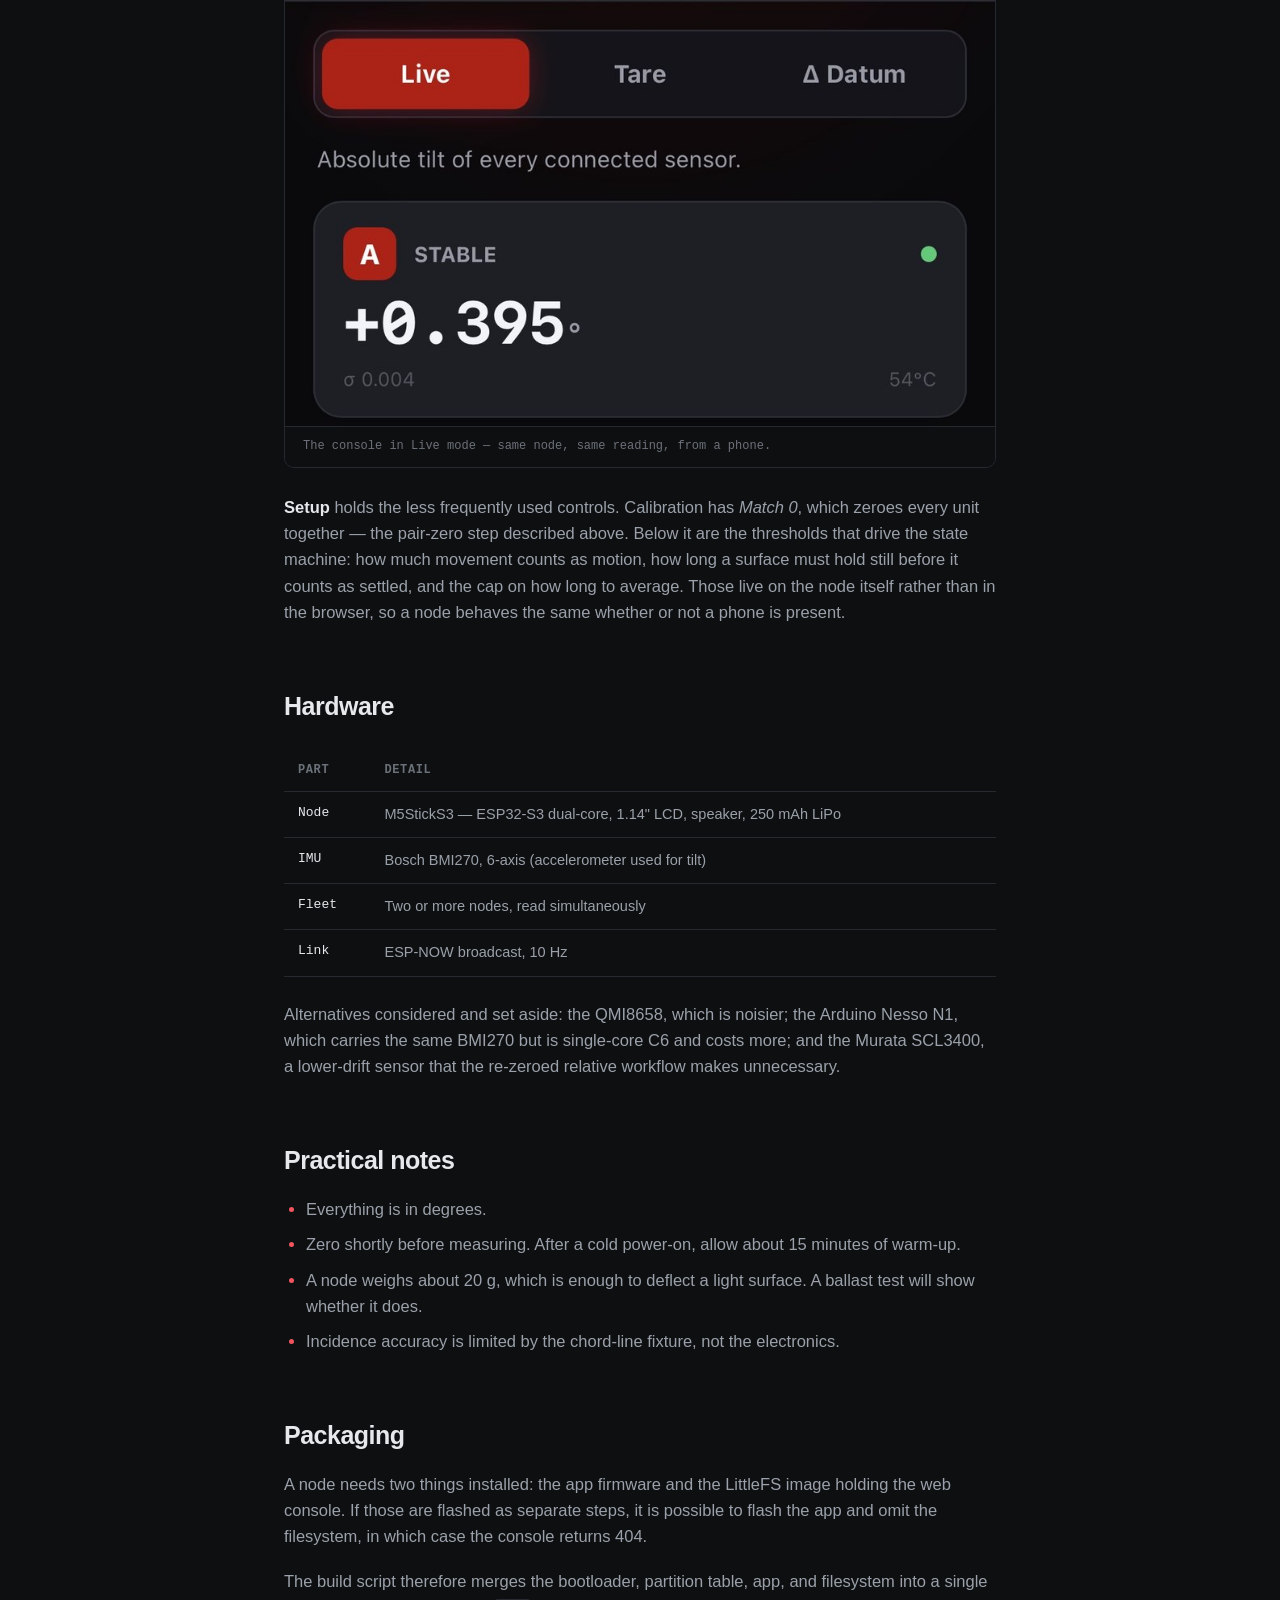
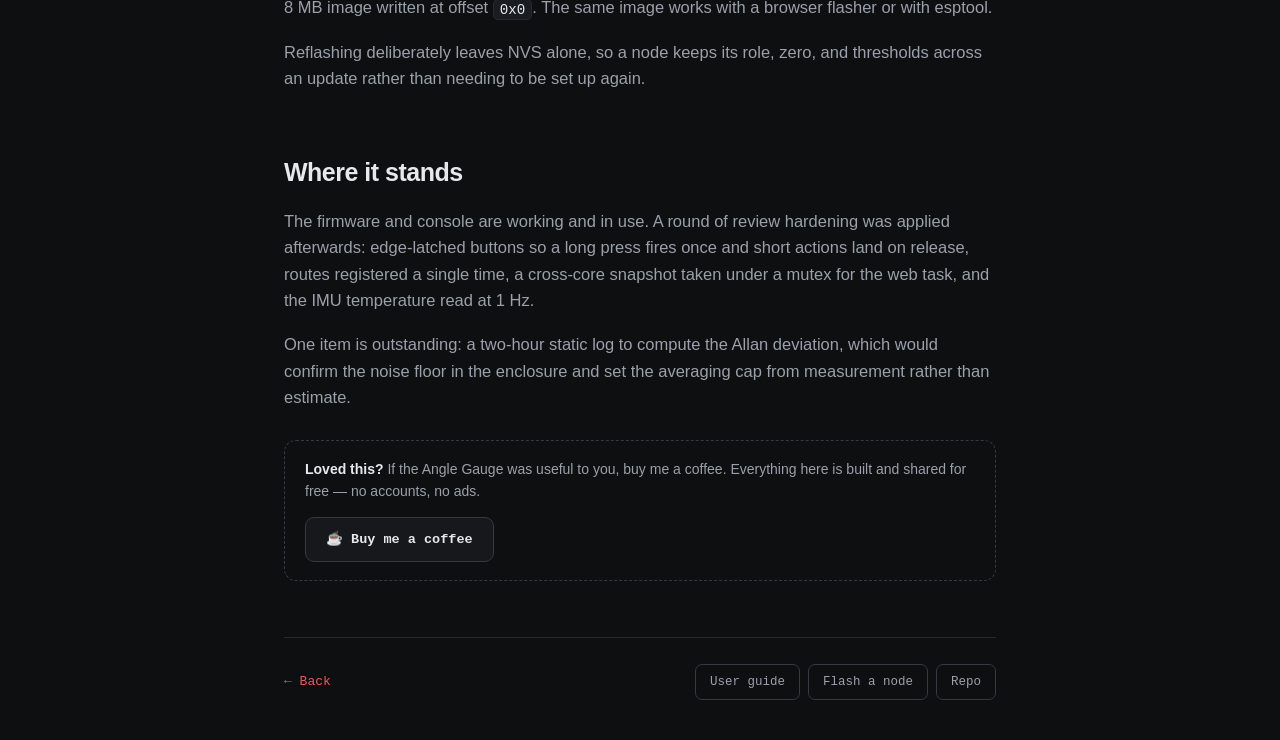
<file: projects/inclinometer.html>
<!DOCTYPE html>
<html lang="en">
<head>
  <meta charset="UTF-8" />
  <meta name="viewport" content="width=device-width, initial-scale=1.0" />
  <title>Angle Gauge — Design Notes · Jon Dieringer</title>
  <meta name="description" content="Design notes on the F3A Setup Tools Angle Gauge, a wireless multi-node differential inclinometer for rigging RC aircraft, built on M5StickS3 nodes." />
  <meta name="color-scheme" content="dark" />
  <link rel="icon" href="data:image/svg+xml,%3Csvg xmlns='http://www.w3.org/2000/svg' viewBox='0 0 100 100'%3E%3Ctext y='.9em' font-size='90'%3E%F0%9F%93%90%3C/text%3E%3C/svg%3E" />
  <link rel="stylesheet" href="../assets/site.css?v=2" />
</head>
<body>

  <header class="nav">
    <div class="wrap">
      <a class="brand" href="../index.html">jon<span class="dot">.</span>dieringer</a>
      <nav class="links">
        <a href="../index.html#work">work</a>
        <a href="../index.html#about">about</a>
        <div class="nav-dropdown">
          <button type="button" class="nav-drop-toggle" aria-haspopup="true">guide<span class="nav-drop-caret" aria-hidden="true">▾</span></button>
          <div class="nav-drop-menu" role="menu">
            <a href="inclinometer-manual.html" role="menuitem">Angle Gauge</a>
            <div class="drop-soon">More projects soon</div>
          </div>
        </div>
        <a href="../flash.html">flash</a>
        <a href="../index.html#contact">contact</a>
      </nav>
    </div>
  </header>

  <main class="post">
    <div class="wrap post-wrap">
      <a class="back-link" href="../index.html#work">← Back</a>

      <header class="post-header">
        <div class="post-kicker">Design notes · F3A Setup Tools</div>
        <h1>Angle Gauge</h1>
        <p class="post-summary">
          A wireless multi-node angle gauge for rigging RC aircraft. Two or more nodes clip to
          different surfaces and are read at the same time, measuring the angle between them rather
          than each one against the ground.
        </p>
        <div class="post-meta">
          <span>M5StickS3 · ESP32-S3 · BMI270</span>
          <span class="dot-sep">·</span>
          <span>PlatformIO / Arduino</span>
        </div>
        <div class="post-tags">
          <span class="chip">ESP32-S3</span>
          <span class="chip">BMI270</span>
          <span class="chip">ESP-NOW</span>
          <span class="chip">LittleFS</span>
          <span class="chip">M5Unified</span>
        </div>
      </header>

      <article class="post-body">

        <figure class="figure shot">
          <img src="../assets/angle-gauge.jpg" width="1800" height="1351"
               alt="An Angle Gauge node in a printed case, screen reading plus 0.364 degrees, marked STABLE." />
          <figcaption>
            A node showing a settled reading: role A, state STABLE, +0.364°, with σ 0.004° and
            54 °C in the footer.
          </figcaption>
        </figure>

        <h2>What it does</h2>
        <p>
          Rigging an RC aircraft means setting angles: wing incidence, decalage between wing and
          stabilizer, control-surface throws and their differential, washout, dihedral. All of these
          are really the angle between two things, not the angle of one thing.
        </p>
        <p>
          The Angle Gauge is a set of small nodes that each measure their own tilt and broadcast it. Clip one to
          the wing and one to the stabilizer and you get the difference directly. It resolves to
          roughly 0.01°. For comparison, an analog Robart meter reads to 0.125° and digital angle
          cubes are typically ±0.2°.
        </p>
        <p>
          If you want to try it, the firmware is on this site:
          <a href="../flash.html">flash a node from your browser</a>.
        </p>

        <h2>2021 — where it started</h2>
        <p>
          The commercial angle gauges available at the time had two limitations: they were heavy
          enough to deflect the surface being measured, and their accuracy was about 0.2°. That is
          adequate for setting a control throw. It is not adequate for decalage, where differences of
          a tenth of a degree matter.
        </p>
        <p>
          The first version used an M5StickC, chosen because it already included a battery, a screen,
          and a built-in IMU.
        </p>
        <p>
          The built-in IMU was not accurate enough. The figures below show why.
        </p>

        <div class="note">
          <span class="note-label">Converting tilt to acceleration</span>
          Tilt from an accelerometer is a measurement of gravity. Near level, the two are related by
          a single constant: <strong>1 g of sensed acceleration corresponds to 57.3° of tilt</strong>.
          A target of <strong>0.01° is therefore 175 µg</strong> of acceleration. The sensor
          specifications below are compared against that figure.
        </div>

        <p>
          The M5StickC carries an InvenSense <strong>MPU-6886</strong>. The part I moved to was an
          Analog Devices <strong>ADXL355</strong> — a dedicated low-noise, low-drift accelerometer
          rather than a general-purpose motion IMU.
        </p>

        <div class="tbl-scroll">
          <table class="spec">
            <thead>
              <tr><th>At ±2 g</th><th>MPU-6886 (built in)</th><th>ADXL355</th><th></th></tr>
            </thead>
            <tbody>
              <tr>
                <td>Resolution</td>
                <td>16-bit — 61 µg/LSB</td>
                <td>20-bit — 3.8 µg/LSB</td>
                <td>16×</td>
              </tr>
              <tr>
                <td>…as tilt</td>
                <td>0.0035° per count</td>
                <td>0.00022° per count</td>
                <td>16×</td>
              </tr>
              <tr>
                <td>Noise density</td>
                <td>100 µg/√Hz (170 max)</td>
                <td>22.5 µg/√Hz</td>
                <td>4.4×</td>
              </tr>
              <tr>
                <td>…as tilt at 1 Hz</td>
                <td>0.0057° RMS</td>
                <td>0.0013° RMS</td>
                <td>4.4×</td>
              </tr>
              <tr>
                <td>Offset drift</td>
                <td>±0.5 mg/°C — 0.029°/°C</td>
                <td>±0.1 mg/°C — 0.0057°/°C</td>
                <td>5×</td>
              </tr>
              <tr>
                <td>Nonlinearity</td>
                <td>±0.3% typ</td>
                <td>0.1%</td>
                <td>3×</td>
              </tr>
            </tbody>
          </table>
        </div>

        <p>
          <strong>Offset drift is the specification that mattered.</strong> The MPU-6886's zero-g
          point moves ±0.5 mg/°C, or 0.029° of apparent tilt per °C. The full 0.01° budget is
          consumed by 0.35 °C of temperature change. The ADXL355 allows about 1.75 °C for the same
          budget.
        </p>
        <p>
          <strong>Resolution</strong> appeared to be a second limitation, but is not one. Sixteen
          bits across ±2 g give one count per 61 µg, or 0.0035° — about three counts across the
          0.01° target, against 46 counts for the ADXL355's twenty bits. Because the sensor's noise
          is larger than one count, it dithers the quantizer, and averaging recovers resolution below
          a single LSB.
        </p>
        <p>
          Noise is not a limit either, for the same reason: it averages down as 1/√N, so a few
          seconds of stillness reduces it as far as required. Offset drift does not average down, and
          averaging over a longer window increases the error it contributes.
        </p>

        <figure class="figure shot">
          <img src="../assets/gen-2021.jpg" width="1024" height="768" loading="lazy"
               alt="The 2021 prototype: an M5StickC in its orange case with an external accelerometer board wired on top, screen reading minus 15.809 degrees." />
          <figcaption>
            January 2021 — an M5StickC with the ADXL355 wired on top, reading −15.809°. The battery
            beside it gives the scale.
          </figcaption>
        </figure>

        <p>
          The prototype met the accuracy target. It was a single node showing a single absolute
          angle, so it could not measure the angle between two surfaces.
        </p>
        <h2>2024 — making it buildable by others</h2>
        <p>
          The next version kept the M5StickC and the ADXL355 and addressed a different problem:
          making the design something other people could assemble.
        </p>
        <p>
          It was not much easier to build. It still required a significant amount of external wiring
          and a 3D-printed enclosure. I built a small number and handed them out to people in the
          community for feedback.
        </p>
        <p>
          The feedback was positive and people asked for units, but each one had to be assembled by
          hand. At that point the limiting factor was no longer accuracy but reproducibility.
        </p>

        <figure class="figure shot">
          <img src="../assets/gen-2024.jpg" width="948" height="828" loading="lazy"
               alt="Two 2024-generation gauges in printed red mounts clipped to a rigging jig, each showing absolute and relative angle readings." />
          <figcaption>
            June 2024 — two gauges in printed mounts on a rigging jig, each showing absolute and
            relative readings. The units did not communicate with each other, so the difference
            between them was worked out by hand.
          </figcaption>
        </figure>

        <h2>2025 — the WaveShare platform</h2>
        <p>
          Since the external accelerometer was the main assembly burden, the next step was to look for
          a development platform whose built-in IMU was accurate enough to use directly. That led to a
          WaveShare board carrying a QST <strong>QMI8658</strong>.
        </p>
        <p>
          Compared with the part it would replace:
        </p>

        <div class="tbl-scroll">
          <table class="spec">
            <thead>
              <tr><th>At ±2 g</th><th>ADXL355 (external)</th><th>QMI8658A (built in)</th></tr>
            </thead>
            <tbody>
              <tr><td>Resolution</td><td>20-bit — 3.8 µg/LSB</td><td>16-bit — 61 µg/LSB</td></tr>
              <tr><td>Noise density</td><td>22.5 µg/√Hz</td><td>150 µg/√Hz</td></tr>
              <tr><td>…as tilt at 1 Hz</td><td>0.0013° RMS</td><td>0.0086° RMS</td></tr>
              <tr><td>…after a few seconds</td><td>~0.0004°</td><td>~0.003°</td></tr>
              <tr><td>Offset drift</td><td>±0.1 mg/°C — 0.0057°/°C</td><td>±1 mg/°C — 0.057°/°C</td></tr>
              <tr><td>Nonlinearity</td><td>0.1%</td><td>±0.75%</td></tr>
            </tbody>
          </table>
        </div>

        <p>
          The QMI8658 is worse than the ADXL355 on every specification listed: 6.7× the noise
          density, 10× the offset drift, and four fewer bits of resolution. In use it was still
          sufficient. The ADXL355 build was stable to about 0.001°; the QMI8658 varied by a few
          thousandths of a degree. Against a 0.01° target, that leaves margin.
        </p>
        <div class="note">
          <span class="note-label">Comparison with the 2021 part</span>
          The QMI8658 is also worse than the MPU-6886 that was rejected in 2021, on both noise density
          (150 against 100 µg/√Hz) and offset drift (±1 against ±0.5 mg/°C). The change between 2021
          and 2025 was therefore not the sensor. It was the averaging, and the practice of zeroing the
          sensor shortly before taking a reading. One caveat: the QMI8658's drift figure is specified
          at board level and the MPU-6886's is not, which favours the MPU-6886 in this comparison.
        </div>

        <figure class="figure shot">
          <img src="../assets/gen-2025.jpg" width="768" height="1024" loading="lazy"
               alt="The 2025 WaveShare-based gauge showing a two-axis readout, a bubble-level bar, and a signal-quality indicator reading EXCELLENT." />
          <figcaption>
            August 2025 — two axes, a bubble-level bar, and a signal-quality readout showing per-axis
            sigma and a sample count.
          </figcaption>
        </figure>

        <p>
          The platform had drawbacks. It is a touchscreen development board, larger and heavier than
          the application requires, and it has no battery, so it still needed a custom enclosure and a
          battery added to it.
        </p>
        <p>
          This generation is where the rest of the system started. Multiple nodes were made to
          communicate using ESP-NOW and BLE, and the nodes first served a web page that could be
          opened on a phone. Both carried over to the current version.
        </p>

        <h2>2026 — M5StickS3</h2>
        <p>
          In January 2026, M5 released the M5StickS3. It has the battery, screen, and case size of the
          original StickC, with a Bosch <strong>BMI270</strong> in place of the MPU-6886.
        </p>
        <p>
          Offset drift for all four parts:
        </p>

        <div class="tbl-scroll">
          <table class="spec">
            <thead>
              <tr><th>Part</th><th>Used in</th><th>Offset drift</th><th>…as tilt</th></tr>
            </thead>
            <tbody>
              <tr><td>MPU-6886</td><td>2021, rejected</td><td>±0.5 mg/°C</td><td>0.029°/°C</td></tr>
              <tr><td>ADXL355</td><td>2021–24, external</td><td>±0.1 mg/°C</td><td>0.0057°/°C</td></tr>
              <tr><td>QMI8658A</td><td>2025, WaveShare</td><td>±1 mg/°C</td><td>0.057°/°C</td></tr>
              <tr><td>BMI270</td><td>2026, current</td><td>±0.25 mg/°C</td><td>0.014°/°C</td></tr>
            </tbody>
          </table>
        </div>

        <p>
          The BMI270's noise density is similar to the QMI8658's — 160 against 150 µg/√Hz — and its
          offset drift is four times lower, and twice as low as the MPU-6886's. With the re-zeroing
          workflow described below, that is sufficient, and no external accelerometer is required.
        </p>
        <p>
          Version 1.0 uses the M5StickS3 with no added hardware. The firmware can be installed from
          this site: <a href="../flash.html">flash a node from your browser</a>. The rest of these
          notes describe how that version works.
        </p>

        <h2>Measuring the angle</h2>
        <p>
          Tilt comes from the accelerometer only — an <code>atan2</code> of two axes, using gravity as
          the reference. No gyro integration, so there's nothing to drift over a session.
        </p>
        <p>
          A useful property of that approach is constant angular sensitivity: the resolution is the
          same at every angle. A 40° control throw resolves just as well as a 0.5° incidence setting,
          which matters because the same tool has to do both jobs.
        </p>

        <h2>Getting to 0.01°</h2>
        <p>
          A single accelerometer sample is far noisier than 0.01°, so the number has to come from
          averaging. Averaging introduces lag: a heavily filtered reading is precise but takes
          seconds to catch up, so the display trails the surface while it is being moved.
        </p>
        <p>
          The compromise is to switch behavior based on whether the surface is moving:
        </p>
        <ul>
          <li><strong>Moving</strong> — a fast filter (τ ≈ 0.1 s) drives the display, so it follows the movement.</li>
          <li><strong>Stopped</strong> — the accumulator resets and starts averaging fresh samples. Precision improves as 1/√N with no settling lag, because nothing stale is carried over: roughly 0.005° after 2 seconds, 0.002° after 8.</li>
        </ul>
        <p>
          Averaging is capped near the Allan-deviation minimum. Past that point drift starts to
          dominate and longer averaging makes the reading worse, not better. A
          <code>MOVING → SETTLING → STABLE</code> state machine drives the display, the auto-capture,
          and the audio chirps.
        </p>

        <div class="note">
          <span class="note-label">Why a low-drift sensor is not required</span>
          At 0.01°, thermal drift is the dominant error term: the BMI270 moves about 0.014° per °C.
          Every measurement is relative, and the nodes are zeroed minutes before a reading is taken,
          so only the drift accumulated between zeroing and measuring applies. That is why a part such
          as the Murata SCL3400 is not necessary here.
        </div>

        <h2>Why two nodes</h2>
        <p>
          Each node measures its tilt against gravity, so each reading includes however the fuselage
          happens to be sitting. Subtract two of them and that shared component cancels out — it's
          common-mode. The practical consequence is that <strong>the aircraft does not need to be
          leveled</strong> before measuring.
        </p>
        <p>
          What doesn't cancel is each node's own fixed offset, and in differential work that becomes
          the dominant error. A pair-zero step handles it: sit both nodes on one flat surface and
          zero them together, which measures the offset between them and removes it.
        </p>

        <div class="figure">
          <pre>node A on the wing        ──►  tilt_A = wing angle + fuselage attitude
node B on the stabilizer  ──►  tilt_B = stab angle + fuselage attitude
                               ─────────────────────────────────────────
                     A − B  =  decalage          (attitude cancels)</pre>
          <figcaption>Subtracting two gravity-referenced nodes removes the aircraft's attitude.</figcaption>
        </div>

        <h2>How the nodes talk</h2>
        <p>
          The nodes use an ESP-NOW broadcast mesh. Each one beacons its angle, sigma, state, and
          temperature at 10 Hz to the broadcast address and passively listens for everyone else.
          There's no pairing, no hub, and no connection state to manage — any node can display the
          delta against any other, and no phone needs to be present.
        </p>
        <p>
          Roles are sticky. The first node to boot claims A, the next claims B, and so on, with the
          choice persisted to NVS. Without this, a brownout mid-session could renumber the sensors
          and change which surface each reading refers to.
          Collisions are settled by MAC address, and the startup listen window is 2.5 s and
          non-blocking.
        </p>

        <h2>The web console</h2>
        <p>
          Long-pressing any node turns it into an access point with a web server at
          <code>192.168.4.1</code>, serving a single self-contained HTML file from LittleFS. It's
          on-demand rather than always-on.
        </p>
        <p>
          Captive-portal probes are answered with success pages, which keeps iOS in Safari rather
          than the captive-portal browser and allows <em>Add to Home Screen</em>. A BLE web app was
          the alternative, but Web Bluetooth is not available on iOS, so SoftAP was used instead.
        </p>
        <p>
          It settled into two views. <strong>Measure</strong> has three modes: <em>Live</em> shows the
          absolute tilt of every connected sensor, <em>Tare</em> zeroes them, and <em>Δ Datum</em>
          reads the difference against a chosen reference. Most rigging measurements are a
          combination of those three, so an earlier and larger menu of named measurements was reduced
          to them.
        </p>
        <div class="figure shot">
          <img src="../assets/angle-gauge-console.jpg" width="880" height="689"
               alt="The Angle Gauge web console showing Live mode with sensor A stable at plus 0.395 degrees." />
          <figcaption>The console in Live mode — same node, same reading, from a phone.</figcaption>
        </div>
        <p>
          <strong>Setup</strong> holds the less frequently used controls. Calibration has
          <em>Match 0</em>, which zeroes every unit together — the pair-zero step described above.
          Below it are the thresholds that drive the state
          machine: how much movement counts as motion, how long a surface must hold still before it
          counts as settled, and the cap on how long to average. Those live on the node itself rather
          than in the browser, so a node behaves the same whether or not a phone is present.
        </p>

        <h2>Hardware</h2>
        <div class="tbl-scroll">
          <table class="spec">
            <thead><tr><th>Part</th><th>Detail</th></tr></thead>
            <tbody>
              <tr><td>Node</td><td>M5StickS3 — ESP32-S3 dual-core, 1.14" LCD, speaker, 250 mAh LiPo</td></tr>
              <tr><td>IMU</td><td>Bosch BMI270, 6-axis (accelerometer used for tilt)</td></tr>
              <tr><td>Fleet</td><td>Two or more nodes, read simultaneously</td></tr>
              <tr><td>Link</td><td>ESP-NOW broadcast, 10 Hz</td></tr>
            </tbody>
          </table>
        </div>
        <p>
          Alternatives considered and set aside: the QMI8658, which is noisier; the Arduino Nesso N1,
          which carries the same BMI270 but is single-core C6 and costs more; and the Murata SCL3400,
          a lower-drift sensor that the re-zeroed relative workflow makes unnecessary.
        </p>

        <h2>Practical notes</h2>
        <ul>
          <li>Everything is in degrees.</li>
          <li>Zero shortly before measuring. After a cold power-on, allow about 15 minutes of warm-up.</li>
          <li>A node weighs about 20 g, which is enough to deflect a light surface. A ballast test will show whether it does.</li>
          <li>Incidence accuracy is limited by the chord-line fixture, not the electronics.</li>
        </ul>

        <h2>Packaging</h2>
        <p>
          A node needs two things installed: the app firmware and the LittleFS image holding the web
          console. If those are flashed as separate steps, it is possible to flash the app and omit
          the filesystem, in which case the console returns 404.
        </p>
        <p>
          The build script therefore merges the bootloader, partition table, app, and filesystem into
          a single 8 MB image written at offset <code>0x0</code>. The same image works with a browser
          flasher or with esptool.
        </p>
        <p>
          Reflashing deliberately leaves NVS alone, so a node keeps its role, zero, and thresholds
          across an update rather than needing to be set up again.
        </p>

        <h2>Where it stands</h2>
        <p>
          The firmware and console are working and in use. A round of review hardening was applied
          afterwards: edge-latched buttons so a long press fires once and short actions land on
          release, routes registered a single time, a cross-core snapshot taken under a mutex for the
          web task, and the IMU temperature read at 1 Hz.
        </p>
        <p>
          One item is outstanding: a two-hour static log to compute the Allan deviation, which would
          confirm the noise floor in the enclosure and set the averaging cap from measurement rather
          than estimate.
        </p>

        <div class="coffee">
          <div class="coffee-copy">
            <strong>Loved this?</strong> If the Angle Gauge was useful to you, buy me a coffee.
            Everything here is built and shared for free — no accounts, no ads.
          </div>
          <a class="coffee-btn" href="https://www.paypal.me/jondieringer" target="_blank" rel="noopener">☕ Buy me a coffee</a>
        </div>

        <div class="post-foot">
          <a class="back-link" href="../index.html#work" style="margin:0">← Back</a>
          <div class="links">
            <a class="link-btn" href="inclinometer-manual.html">User guide</a>
            <a class="link-btn" href="../flash.html">Flash a node</a>
            <a class="link-btn" href="https://github.com/jdieringer/f3a-angle-gauge">Repo</a>
          </div>
        </div>
      </article>
    </div>
  </main>

  <script src="../assets/site.js?v=2"></script>
</body>
</html>
</file>
<file: assets/site.css>
:root {
  --bg:        #0e0f11;
  --bg-soft:   #16181c;
  --bg-card:   #191c21;
  --line:      #262a30;
  --line-soft: #343a42;
  --text:      #e6e8ec;
  --text-dim:  #9aa1aa;
  --text-mute: #6b7179;
  --accent:    #f2555f;  /* scarlet, softened for legibility on dark */
  --accent-2:  #c2c8d0;  /* Ohio State gray */
  --accent-text: var(--accent); /* text red == brand red */
  --warn:      #f7b955;
  --mono: "SF Mono", "JetBrains Mono", "Fira Code", ui-monospace, "Cascadia Code", Menlo, Consolas, monospace;
  --sans: -apple-system, BlinkMacSystemFont, "Segoe UI", Inter, Roboto, Helvetica, Arial, sans-serif;
}

* { box-sizing: border-box; }

html { scroll-behavior: smooth; }

body {
  margin: 0;
  background: var(--bg);
  color: var(--text);
  font-family: var(--sans);
  line-height: 1.6;
  -webkit-font-smoothing: antialiased;
  text-rendering: optimizeLegibility;
  overflow-x: hidden;
}

/* Faint telemetry grid backdrop */
body::before {
  content: "";
  position: fixed;
  inset: 0;
  background-image:
    linear-gradient(var(--line) 1px, transparent 1px),
    linear-gradient(90deg, var(--line) 1px, transparent 1px);
  background-size: 44px 44px;
  opacity: 0.14;
  mask-image: radial-gradient(ellipse 90% 60% at 50% 0%, #000 30%, transparent 80%);
  -webkit-mask-image: radial-gradient(ellipse 90% 60% at 50% 0%, #000 30%, transparent 80%);
  pointer-events: none;
  z-index: 0;
}

a { color: var(--accent-2); text-decoration: none; }
a:hover { text-decoration: underline; }

.wrap {
  position: relative;
  z-index: 1;
  max-width: 1040px;
  margin: 0 auto;
  padding: 0 24px;
}

.mono { font-family: var(--mono); }

/* ---------- Top nav ---------- */
header.nav {
  position: sticky;
  top: 0;
  z-index: 20;
  backdrop-filter: blur(10px);
  -webkit-backdrop-filter: blur(10px);
  background: rgba(14, 15, 17, 0.74);
  border-bottom: 1px solid var(--line);
}
header.nav .wrap {
  display: flex;
  align-items: center;
  justify-content: space-between;
  height: 60px;
}
.brand {
  font-family: var(--mono);
  font-weight: 600;
  font-size: 15px;
  letter-spacing: -0.01em;
  color: var(--text);
}
.brand:hover { text-decoration: none; }
.brand .dot { color: var(--accent-text); }
nav.links { display: flex; align-items: center; gap: 26px; }
nav.links a {
  color: var(--text-dim);
  font-size: 14px;
  font-family: var(--mono);
}
nav.links a:hover { color: var(--accent-text); text-decoration: none; }
@media (max-width: 620px) { nav.links { display: none; } }

/* ---------- Nav dropdown (project guides) ---------- */
.nav-dropdown { position: relative; display: inline-flex; align-items: center; }
/* invisible bridge so the pointer can cross the gap to the menu without it closing */
.nav-dropdown::after {
  content: "";
  position: absolute;
  top: 100%;
  left: -14px;
  right: -14px;
  height: 16px;
}
.nav-drop-toggle {
  font-family: var(--mono);
  font-size: 14px;
  color: var(--text-dim);
  background: none;
  border: none;
  padding: 0;
  cursor: pointer;
  display: inline-flex;
  align-items: center;
  gap: 5px;
}
.nav-drop-caret { font-size: 9px; transition: transform .16s ease; }
.nav-dropdown:hover .nav-drop-toggle,
.nav-dropdown:focus-within .nav-drop-toggle { color: var(--accent-text); }
.nav-dropdown:hover .nav-drop-caret,
.nav-dropdown:focus-within .nav-drop-caret { transform: rotate(180deg); }

.nav-drop-menu {
  position: absolute;
  top: calc(100% + 12px);
  right: 0;
  min-width: 190px;
  background: var(--bg-card);
  border: 1px solid var(--line-soft);
  border-radius: 10px;
  padding: 6px;
  display: flex;
  flex-direction: column;
  gap: 2px;
  box-shadow: 0 12px 34px rgba(0, 0, 0, 0.45);
  opacity: 0;
  visibility: hidden;
  transform: translateY(-6px);
  transition: opacity .16s ease, transform .16s ease, visibility .16s;
  z-index: 30;
}
.nav-dropdown:hover .nav-drop-menu,
.nav-dropdown:focus-within .nav-drop-menu {
  opacity: 1;
  visibility: visible;
  transform: translateY(0);
}
.nav-drop-menu a {
  font-family: var(--mono);
  font-size: 13.5px;
  color: var(--text-dim);
  padding: 9px 12px;
  border-radius: 6px;
  white-space: nowrap;
}
.nav-drop-menu a:hover { color: var(--text); background: var(--bg-soft); text-decoration: none; }
.nav-drop-menu .drop-soon {
  font-family: var(--mono);
  font-size: 11.5px;
  color: var(--text-mute);
  padding: 8px 12px 4px;
  border-top: 1px solid var(--line);
  margin-top: 4px;
}

/* ---------- Hero ---------- */
.hero { padding: 72px 0 44px; }
.status {
  display: inline-flex;
  align-items: center;
  gap: 8px;
  font-family: var(--mono);
  font-size: 12.5px;
  color: var(--text-dim);
  border: 1px solid var(--line-soft);
  border-radius: 999px;
  padding: 5px 13px;
  margin-bottom: 28px;
}
.status .pulse {
  width: 7px; height: 7px; border-radius: 50%;
  background: var(--accent);
  box-shadow: 0 0 0 0 rgba(242, 85, 95, 0.6);
  animation: pulse 2.4s infinite;
}
@keyframes pulse {
  0%   { box-shadow: 0 0 0 0 rgba(242,85,95,0.5); }
  70%  { box-shadow: 0 0 0 7px rgba(242,85,95,0); }
  100% { box-shadow: 0 0 0 0 rgba(242,85,95,0); }
}
.hero h1 {
  font-size: clamp(32px, 5.2vw, 46px);
  line-height: 1.1;
  margin: 0 0 20px;
  letter-spacing: -0.03em;
  font-weight: 700;
}
.hero h1 .accent { color: var(--accent-text); }
.hero p.lead {
  font-size: clamp(17px, 2.4vw, 20px);
  color: var(--text-dim);
  max-width: 640px;
  margin: 0 0 34px;
}
.hero .cta { display: flex; gap: 14px; flex-wrap: wrap; }
.btn {
  font-family: var(--mono);
  font-size: 14px;
  padding: 11px 20px;
  border-radius: 8px;
  border: 1px solid var(--line-soft);
  color: var(--text);
  transition: border-color .15s, transform .1s, background .15s;
}
.btn:hover { text-decoration: none; transform: translateY(-1px); }
.btn.primary {
  background: var(--accent);
  color: #fff;
  border-color: var(--accent);
  font-weight: 600;
}
.btn.primary:hover { background: #e8444f; }
.btn.ghost:hover { border-color: var(--accent); color: var(--accent-text); }

/* ---------- Section headings ---------- */
section { padding: 48px 0; }
.sec-head {
  display: flex;
  align-items: baseline;
  gap: 14px;
  margin-bottom: 34px;
}
.sec-head .idx {
  font-family: var(--mono);
  font-size: 13px;
  color: var(--accent-text);
}
.sec-head h2 {
  font-size: clamp(24px, 4vw, 30px);
  margin: 0;
  letter-spacing: -0.02em;
  font-weight: 650;
}
.sec-head .rule {
  flex: 1;
  height: 1px;
  background: var(--line);
  align-self: center;
}

/* ---------- About ---------- */
.about-grid {
  display: grid;
  grid-template-columns: 1.5fr 1fr;
  gap: 40px;
}
.about-grid p { color: var(--text-dim); margin: 0 0 16px; }
.about-grid p strong { color: var(--text); font-weight: 600; }
.stack-panel {
  border: 1px solid var(--line);
  border-radius: 12px;
  background: var(--bg-soft);
  padding: 22px;
}
.stack-panel h3 {
  font-family: var(--mono);
  font-size: 12px;
  text-transform: uppercase;
  letter-spacing: 0.08em;
  color: var(--text-mute);
  margin: 0 0 16px;
}
.stack-panel h3:not(:first-child) { margin-top: 22px; }
.chips { display: flex; flex-wrap: wrap; gap: 8px; }
.chip {
  font-family: var(--mono);
  font-size: 12.5px;
  color: var(--text-dim);
  background: var(--bg-card);
  border: 1px solid var(--line-soft);
  border-radius: 6px;
  padding: 4px 10px;
}
@media (max-width: 720px) { .about-grid { grid-template-columns: 1fr; gap: 28px; } }

/* ---------- Projects ---------- */
.projects { display: grid; gap: 22px; }
.card {
  position: relative;
  border: 1px solid var(--line);
  border-radius: 14px;
  background:
    linear-gradient(180deg, var(--bg-card), var(--bg-soft));
  padding: 28px;
  transition: border-color .18s, transform .18s;
  overflow: hidden;
}
.card:hover { border-color: var(--line-soft); transform: translateY(-2px); }

/* whole-card click target (stretched link) */
.card .stretch {
  position: absolute;
  inset: 0;
  z-index: 1;
}
.card > *:not(.stretch) { position: relative; z-index: 2; pointer-events: none; }
.card a:not(.stretch) { pointer-events: auto; }

.card-top {
  display: flex;
  align-items: flex-start;
  justify-content: space-between;
  gap: 16px;
  margin-bottom: 14px;
}
.card-title { display: flex; align-items: center; gap: 12px; }
.card-title .glyph {
  width: 38px; height: 38px;
  flex: none;
  border-radius: 9px;
  display: grid;
  place-items: center;
  font-size: 19px;
  background: var(--bg);
  border: 1px solid var(--line-soft);
}
.card-title h3 {
  margin: 0;
  font-size: 20px;
  letter-spacing: -0.01em;
}
.card-title .kind {
  font-family: var(--mono);
  font-size: 12px;
  color: var(--accent-text);
}
.badge {
  font-family: var(--mono);
  font-size: 11px;
  color: var(--text-mute);
  border: 1px solid var(--line-soft);
  border-radius: 999px;
  padding: 3px 10px;
  white-space: nowrap;
}
.card p.desc { color: var(--text-dim); margin: 0 0 18px; font-size: 15px; }

.highlights {
  list-style: none;
  padding: 0;
  margin: 0 0 18px;
  display: grid;
  gap: 7px;
}
.highlights li {
  position: relative;
  padding-left: 20px;
  font-size: 14px;
  color: var(--text-dim);
}
.highlights li::before {
  content: "▸";
  position: absolute;
  left: 0;
  color: var(--accent-text);
  font-size: 12px;
}

.card-foot {
  display: flex;
  align-items: center;
  justify-content: space-between;
  gap: 16px;
  flex-wrap: wrap;
  padding-top: 16px;
  border-top: 1px solid var(--line);
}
.tags { display: flex; flex-wrap: wrap; gap: 7px; }
.tag {
  font-family: var(--mono);
  font-size: 11.5px;
  color: var(--text-mute);
  padding: 2px 0;
}
.tag:not(:last-child)::after { content: " ·"; color: var(--line-soft); }
.card-cta {
  font-family: var(--mono);
  font-size: 13px;
  color: var(--accent-text);
  white-space: nowrap;
}
.card:hover .card-cta { text-decoration: underline; }
.card-ctas { display: flex; align-items: center; gap: 18px; white-space: nowrap; }
.card-link {
  font-family: var(--mono);
  font-size: 13px;
  color: var(--text-mute);
}
.card-link:hover { color: var(--accent-text); text-decoration: none; }

/* ---------- Get-started call-to-action panel ---------- */
.cta-panel {
  display: flex;
  flex-wrap: wrap;
  align-items: center;
  justify-content: space-between;
  gap: 16px 26px;
  border: 1px solid var(--accent);
  background: var(--bg-soft);
  border-radius: 12px;
  padding: 20px 22px;
  margin: 30px 0;
}
.cta-panel .cta-copy { min-width: 220px; }
.cta-panel .cta-copy h3 { margin: 0 0 5px; font-size: 18px; }
.cta-panel .cta-copy p { margin: 0; color: var(--text-dim); font-size: 14px; line-height: 1.5; }
.cta-panel .cta-btn {
  font-family: var(--mono);
  font-size: 14px;
  font-weight: 600;
  padding: 12px 24px;
  border-radius: 9px;
  border: 1px solid var(--accent);
  background: var(--accent);
  color: #fff;
  white-space: nowrap;
}
.cta-panel .cta-btn:hover { text-decoration: none; filter: brightness(1.08); }

/* ---------- Buy-me-a-coffee ---------- */
.coffee {
  display: flex;
  flex-wrap: wrap;
  align-items: center;
  justify-content: space-between;
  gap: 14px 22px;
  border: 1px dashed var(--line-soft);
  border-radius: 12px;
  padding: 18px 20px;
  margin: 30px 0 0;
}
.coffee-copy { min-width: 240px; font-size: 14px; color: var(--text-dim); line-height: 1.55; }
.coffee-copy strong { color: var(--text); }
.coffee .coffee-btn {
  font-family: var(--mono);
  font-size: 13.5px;
  font-weight: 600;
  padding: 11px 20px;
  border-radius: 9px;
  border: 1px solid var(--line-soft);
  color: var(--text);
  background: var(--bg-soft);
  white-space: nowrap;
}
.coffee .coffee-btn:hover { border-color: var(--warn); color: var(--warn); text-decoration: none; }

/* ---------- Footer ---------- */
footer {
  border-top: 1px solid var(--line);
  padding: 48px 0 60px;
  margin-top: 30px;
}
footer .wrap {
  display: flex;
  justify-content: space-between;
  align-items: center;
  flex-wrap: wrap;
  gap: 20px;
}
footer .contact a {
  font-family: var(--mono);
  font-size: 15px;
  color: var(--text);
  border-bottom: 1px solid var(--accent);
  padding-bottom: 2px;
}
footer .contact a:hover { color: var(--accent-text); text-decoration: none; }
footer .meta {
  font-family: var(--mono);
  font-size: 12.5px;
  color: var(--text-mute);
  text-align: right;
}

/* ============================================================
   DESIGN-BLOG / CASE-STUDY PAGES
   ============================================================ */
.post { padding: 0 0 40px; }
.post-wrap { max-width: 760px; }

.back-link {
  display: inline-flex;
  align-items: center;
  gap: 7px;
  font-family: var(--mono);
  font-size: 13px;
  color: var(--text-dim);
  margin: 40px 0 0;
}
.back-link:hover { color: var(--accent-text); text-decoration: none; }

.post-header { padding: 34px 0 30px; border-bottom: 1px solid var(--line); margin-bottom: 40px; }
.post-kicker {
  font-family: var(--mono);
  font-size: 12.5px;
  color: var(--accent-text);
  letter-spacing: 0.04em;
  margin-bottom: 16px;
}
.post-header h1 {
  font-size: clamp(30px, 6vw, 46px);
  line-height: 1.08;
  letter-spacing: -0.03em;
  margin: 0 0 18px;
  font-weight: 700;
}
.post-summary {
  font-size: clamp(16px, 2.2vw, 19px);
  color: var(--text-dim);
  margin: 0 0 22px;
}
.post-meta {
  display: flex;
  flex-wrap: wrap;
  gap: 8px 18px;
  font-family: var(--mono);
  font-size: 12.5px;
  color: var(--text-mute);
}
.post-meta .dot-sep { color: var(--line-soft); }
.post-tags { display: flex; flex-wrap: wrap; gap: 7px; margin-top: 18px; }

/* Article body typography */
.post-body { font-size: 16.5px; }
.post-body h2 {
  font-size: 25px;
  letter-spacing: -0.02em;
  margin: 52px 0 16px;
  padding-top: 8px;
  font-weight: 650;
}
.post-body h2 .num {
  font-family: var(--mono);
  font-size: 15px;
  color: var(--accent-text);
  margin-right: 12px;
}
.post-body h3 {
  font-size: 18px;
  margin: 34px 0 12px;
  font-weight: 600;
  color: var(--text);
}
.post-body p { color: var(--text-dim); margin: 0 0 18px; }
.post-body strong { color: var(--text); font-weight: 600; }
.post-body a { color: var(--accent-text); }
.post-body ul, .post-body ol { color: var(--text-dim); padding-left: 22px; margin: 0 0 20px; }
.post-body li { margin: 0 0 9px; }
.post-body li::marker { color: var(--accent-text); }

.post-body code {
  font-family: var(--mono);
  font-size: 0.86em;
  background: var(--bg-card);
  border: 1px solid var(--line);
  border-radius: 5px;
  padding: 1.5px 6px;
  color: var(--text);
}

/* Blockquote / takeaway */
.post-body blockquote {
  margin: 24px 0;
  padding: 4px 0 4px 20px;
  border-left: 3px solid var(--accent);
  color: var(--text);
  font-size: 18px;
}
.post-body blockquote p { color: var(--text); margin: 0; }

/* Callout / note box */
.note {
  border: 1px solid var(--line-soft);
  border-left: 3px solid var(--accent);
  background: var(--bg-soft);
  border-radius: 8px;
  padding: 16px 18px;
  margin: 26px 0;
  font-size: 15px;
  color: var(--text-dim);
}
.note .note-label {
  display: block;
  font-family: var(--mono);
  font-size: 11px;
  text-transform: uppercase;
  letter-spacing: 0.08em;
  color: var(--accent-text);
  margin-bottom: 7px;
}

/* ASCII / architecture figure */
.figure {
  margin: 26px 0;
  border: 1px solid var(--line);
  border-radius: 10px;
  background: var(--bg-soft);
  overflow: hidden;
}
.figure pre {
  margin: 0;
  padding: 20px;
  overflow-x: auto;
  font-family: var(--mono);
  font-size: 12.5px;
  line-height: 1.5;
  color: var(--text-dim);
}
.figure figcaption {
  font-family: var(--mono);
  font-size: 12px;
  color: var(--text-mute);
  padding: 10px 18px;
  border-top: 1px solid var(--line);
  background: var(--bg);
}

/* Images inside figures */
.figure img {
  display: block;
  width: 100%;
  height: auto;
}
.figure.shot { background: var(--bg); }

/* Two-up figure row */
.figure-row {
  display: grid;
  grid-template-columns: 1fr 1fr;
  gap: 18px;
  margin: 26px 0;
}
.figure-row .figure { margin: 0; }
@media (max-width: 640px) { .figure-row { grid-template-columns: 1fr; } }

/* Project card with a photo */
.card.has-media {
  display: grid;
  grid-template-columns: 1fr minmax(300px, 360px);
  gap: 28px;
  align-items: start;
}
.card-media {
  border-radius: 10px;
  overflow: hidden;
  border: 1px solid var(--line-soft);
  background: var(--bg);
}
/* image is already cropped 3:2 — match it so nothing is cropped again */
.card-media img {
  display: block;
  width: 100%;
  height: auto;
  aspect-ratio: 3 / 2;
  object-fit: contain;
}
@media (max-width: 760px) {
  .card.has-media { grid-template-columns: 1fr; gap: 20px; }
  .card-media { order: -1; }
}

/* About portrait */
.about-side { display: grid; gap: 18px; align-content: start; }
.portrait {
  margin: 0;
  border: 1px solid var(--line);
  border-radius: 12px;
  overflow: hidden;
  background: var(--bg-soft);
}
.portrait img { display: block; width: 100%; height: auto; }
.portrait figcaption {
  font-family: var(--mono);
  font-size: 12px;
  color: var(--text-mute);
  padding: 10px 14px;
  border-top: 1px solid var(--line);
}

/* Spec / decision table */
.tbl-scroll { overflow-x: auto; margin: 24px 0; }
table.spec {
  width: 100%;
  border-collapse: collapse;
  font-size: 14.5px;
  min-width: 460px;
}
table.spec th, table.spec td {
  text-align: left;
  padding: 11px 14px;
  border-bottom: 1px solid var(--line);
  vertical-align: top;
}
table.spec th {
  font-family: var(--mono);
  font-size: 12px;
  text-transform: uppercase;
  letter-spacing: 0.05em;
  color: var(--text-mute);
}
table.spec td { color: var(--text-dim); }
table.spec td:first-child { color: var(--text); font-family: var(--mono); font-size: 13px; white-space: nowrap; }

/* Key-stats row */
.stat-row {
  display: grid;
  grid-template-columns: repeat(auto-fit, minmax(140px, 1fr));
  gap: 14px;
  margin: 30px 0;
}
.stat {
  border: 1px solid var(--line);
  border-radius: 10px;
  background: var(--bg-soft);
  padding: 16px 18px;
}
.stat .n {
  font-family: var(--mono);
  font-size: 24px;
  color: var(--accent-text);
  font-weight: 600;
  letter-spacing: -0.02em;
}
.stat .l {
  font-size: 12.5px;
  color: var(--text-mute);
  margin-top: 4px;
}

/* Post footer nav */
.post-foot {
  margin-top: 56px;
  padding-top: 26px;
  border-top: 1px solid var(--line);
  display: flex;
  justify-content: space-between;
  align-items: center;
  flex-wrap: wrap;
  gap: 16px;
}
.post-foot .links { display: flex; gap: 8px; }
a.link-btn {
  font-family: var(--mono);
  font-size: 12.5px;
  padding: 7px 14px;
  border-radius: 7px;
  border: 1px solid var(--line-soft);
  color: var(--text-dim);
  transition: all .15s;
}
a.link-btn:hover { border-color: var(--accent); color: var(--accent-text); text-decoration: none; }
.link-btn[aria-disabled="true"] {
  opacity: .45;
  cursor: not-allowed;
  pointer-events: none;
}

/* ============================================================
   FIRMWARE FLASH PAGE
   ============================================================ */
.flash-intro { max-width: 720px; }
.browser-note {
  display: flex;
  gap: 10px;
  align-items: flex-start;
  border: 1px solid var(--line-soft);
  border-left: 3px solid var(--warn);
  background: var(--bg-soft);
  border-radius: 8px;
  padding: 14px 16px;
  margin: 22px 0 4px;
  font-size: 13.5px;
  color: var(--text-dim);
}
.browser-note b { color: var(--text); font-weight: 600; }

.flash-layout {
  display: grid;
  grid-template-columns: minmax(260px, 340px) 1fr;
  gap: 26px;
  align-items: start;
}
@media (max-width: 780px) { .flash-layout { grid-template-columns: 1fr; } }

/* asset list */
.fw-list { display: flex; flex-direction: column; gap: 10px; }
.fw-list-label {
  font-family: var(--mono);
  font-size: 11px;
  text-transform: uppercase;
  letter-spacing: 0.08em;
  color: var(--text-mute);
  margin-bottom: 4px;
}
.fw-item {
  text-align: left;
  width: 100%;
  cursor: pointer;
  border: 1px solid var(--line);
  border-radius: 11px;
  background: var(--bg-soft);
  padding: 15px 16px;
  color: var(--text);
  font-family: inherit;
  transition: border-color .15s, background .15s, transform .12s;
}
.fw-item:hover { border-color: var(--line-soft); transform: translateY(-1px); }
.fw-item.active { border-color: var(--accent); background: var(--bg-card); }
.fw-item .fw-item-top {
  display: flex; align-items: center; justify-content: space-between; gap: 10px;
}
.fw-item .fw-name { font-size: 15.5px; font-weight: 600; }
.fw-item .fw-chip {
  font-family: var(--mono);
  font-size: 10.5px;
  color: var(--accent-text);
  border: 1px solid var(--line-soft);
  border-radius: 999px;
  padding: 2px 8px;
  white-space: nowrap;
}
.fw-item .fw-sub {
  font-family: var(--mono);
  font-size: 12px;
  color: var(--text-mute);
  margin-top: 5px;
}

/* detail panel */
.fw-detail {
  border: 1px solid var(--line);
  border-radius: 14px;
  background: linear-gradient(180deg, var(--bg-card), var(--bg-soft));
  padding: 26px;
  min-height: 320px;
}
.fw-empty {
  display: grid;
  place-items: center;
  height: 280px;
  color: var(--text-mute);
  font-family: var(--mono);
  font-size: 13px;
  text-align: center;
}
.fw-detail h2 {
  margin: 0 0 4px;
  font-size: 24px;
  letter-spacing: -0.02em;
}
.fw-detail .fw-project {
  font-family: var(--mono);
  font-size: 12.5px;
  color: var(--accent-text);
  margin-bottom: 16px;
}
.fw-detail .fw-desc { color: var(--text-dim); font-size: 15px; margin: 0 0 20px; }

.fw-metaline {
  display: flex; flex-wrap: wrap; gap: 8px 20px;
  font-family: var(--mono); font-size: 12.5px; color: var(--text-mute);
  padding-bottom: 18px; margin-bottom: 18px; border-bottom: 1px solid var(--line);
}
.fw-metaline .k { color: var(--text-dim); }
.fw-metaline .k b { color: var(--text); font-weight: 600; }

.hw-head {
  font-family: var(--mono);
  font-size: 11px;
  text-transform: uppercase;
  letter-spacing: 0.08em;
  color: var(--text-mute);
  margin: 0 0 12px;
}
.hw-list { list-style: none; padding: 0; margin: 0 0 22px; display: grid; gap: 9px; }
.hw-list li {
  position: relative; padding-left: 22px; font-size: 14.5px; color: var(--text-dim);
}
.hw-list li::before {
  content: "▪"; position: absolute; left: 2px; color: var(--accent-text);
}

.fw-notes {
  border: 1px solid var(--line-soft);
  border-left: 3px solid var(--accent);
  background: var(--bg-soft);
  border-radius: 8px;
  padding: 13px 15px;
  font-size: 13.5px;
  color: var(--text-dim);
  margin: 0 0 24px;
}

/* numbered troubleshooting steps */
.trouble-list {
  list-style: none;
  counter-reset: step;
  padding: 0;
  margin: 0 0 24px;
  display: grid;
  gap: 11px;
}
.trouble-list li {
  position: relative;
  counter-increment: step;
  padding-left: 32px;
  font-size: 14px;
  line-height: 1.5;
  color: var(--text-dim);
}
.trouble-list li::before {
  content: counter(step);
  position: absolute;
  left: 0;
  top: 1px;
  width: 21px;
  height: 21px;
  border-radius: 50%;
  border: 1px solid var(--accent);
  color: var(--accent-text);
  font-family: var(--mono);
  font-size: 11px;
  font-weight: 600;
  display: flex;
  align-items: center;
  justify-content: center;
}
.fw-notes .note-label {
  display: block; font-family: var(--mono); font-size: 11px; text-transform: uppercase;
  letter-spacing: 0.08em; color: var(--accent-text); margin-bottom: 6px;
}

/* flash action row */
.flash-action {
  display: flex; flex-wrap: wrap; align-items: center; gap: 14px;
  padding-top: 20px; border-top: 1px solid var(--line);
}
.flash-btn {
  font-family: var(--mono);
  font-size: 14px;
  font-weight: 600;
  padding: 12px 22px;
  border-radius: 9px;
  border: 1px solid var(--accent);
  background: var(--accent);
  color: #fff;
  cursor: pointer;
  transition: background .15s, transform .1s;
}
.flash-btn:hover { background: #e8444f; transform: translateY(-1px); }
.fw-status {
  font-family: var(--mono); font-size: 12px;
  display: inline-flex; align-items: center; gap: 7px; color: var(--text-mute);
}
.fw-status .led { width: 8px; height: 8px; border-radius: 50%; background: var(--text-mute); }
.fw-status.ok .led { background: #35c26e; box-shadow: 0 0 8px #35c26e88; }
.fw-status.pending .led { background: var(--warn); }
.fw-unsupported, .fw-notallowed {
  font-size: 12.5px; color: var(--warn); font-family: var(--mono);
}

/* reveal on scroll */
.reveal {
  opacity: 0;
  transform: translateY(16px);
  transition: opacity .5s ease, transform .5s ease;
}
.reveal.in { opacity: 1; transform: none; }
@media (prefers-reduced-motion: reduce) {
  .reveal { opacity: 1; transform: none; transition: none; }
  html { scroll-behavior: auto; }
  .status .pulse { animation: none; }
}
</file>
